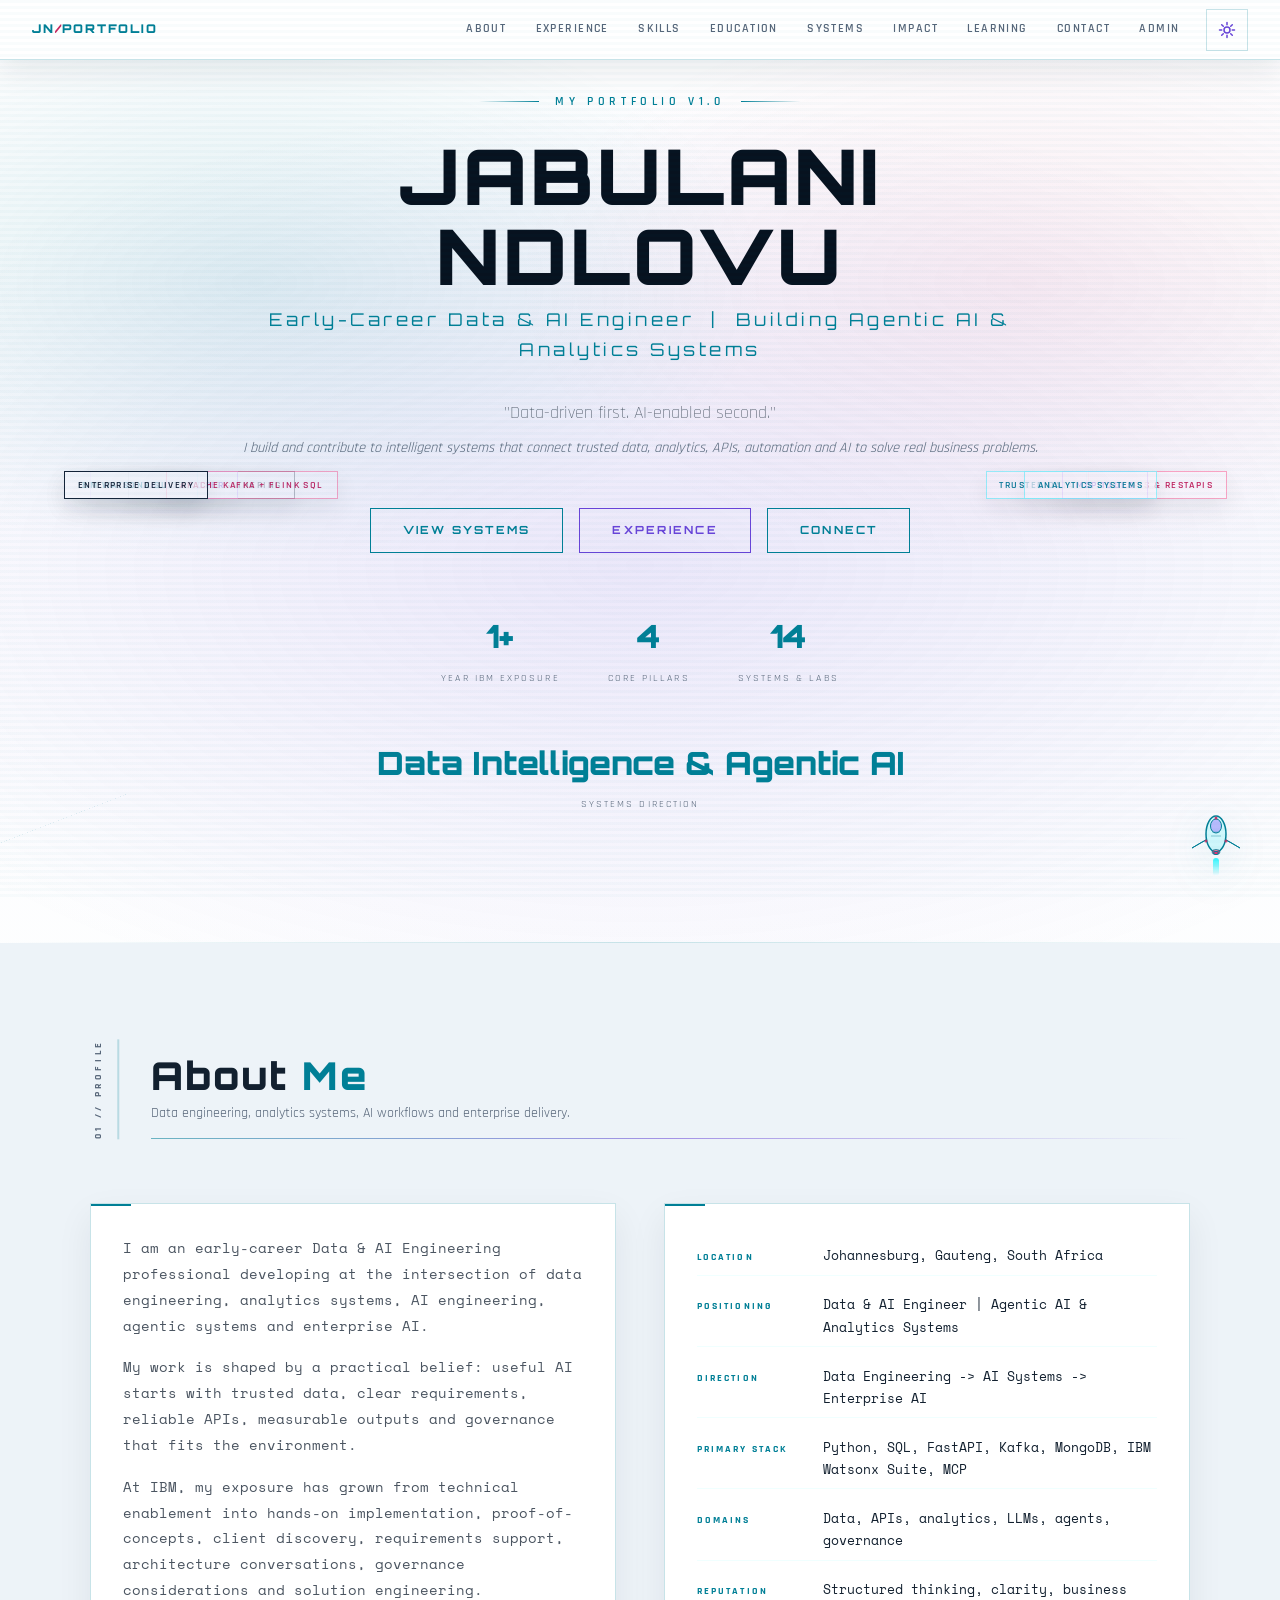
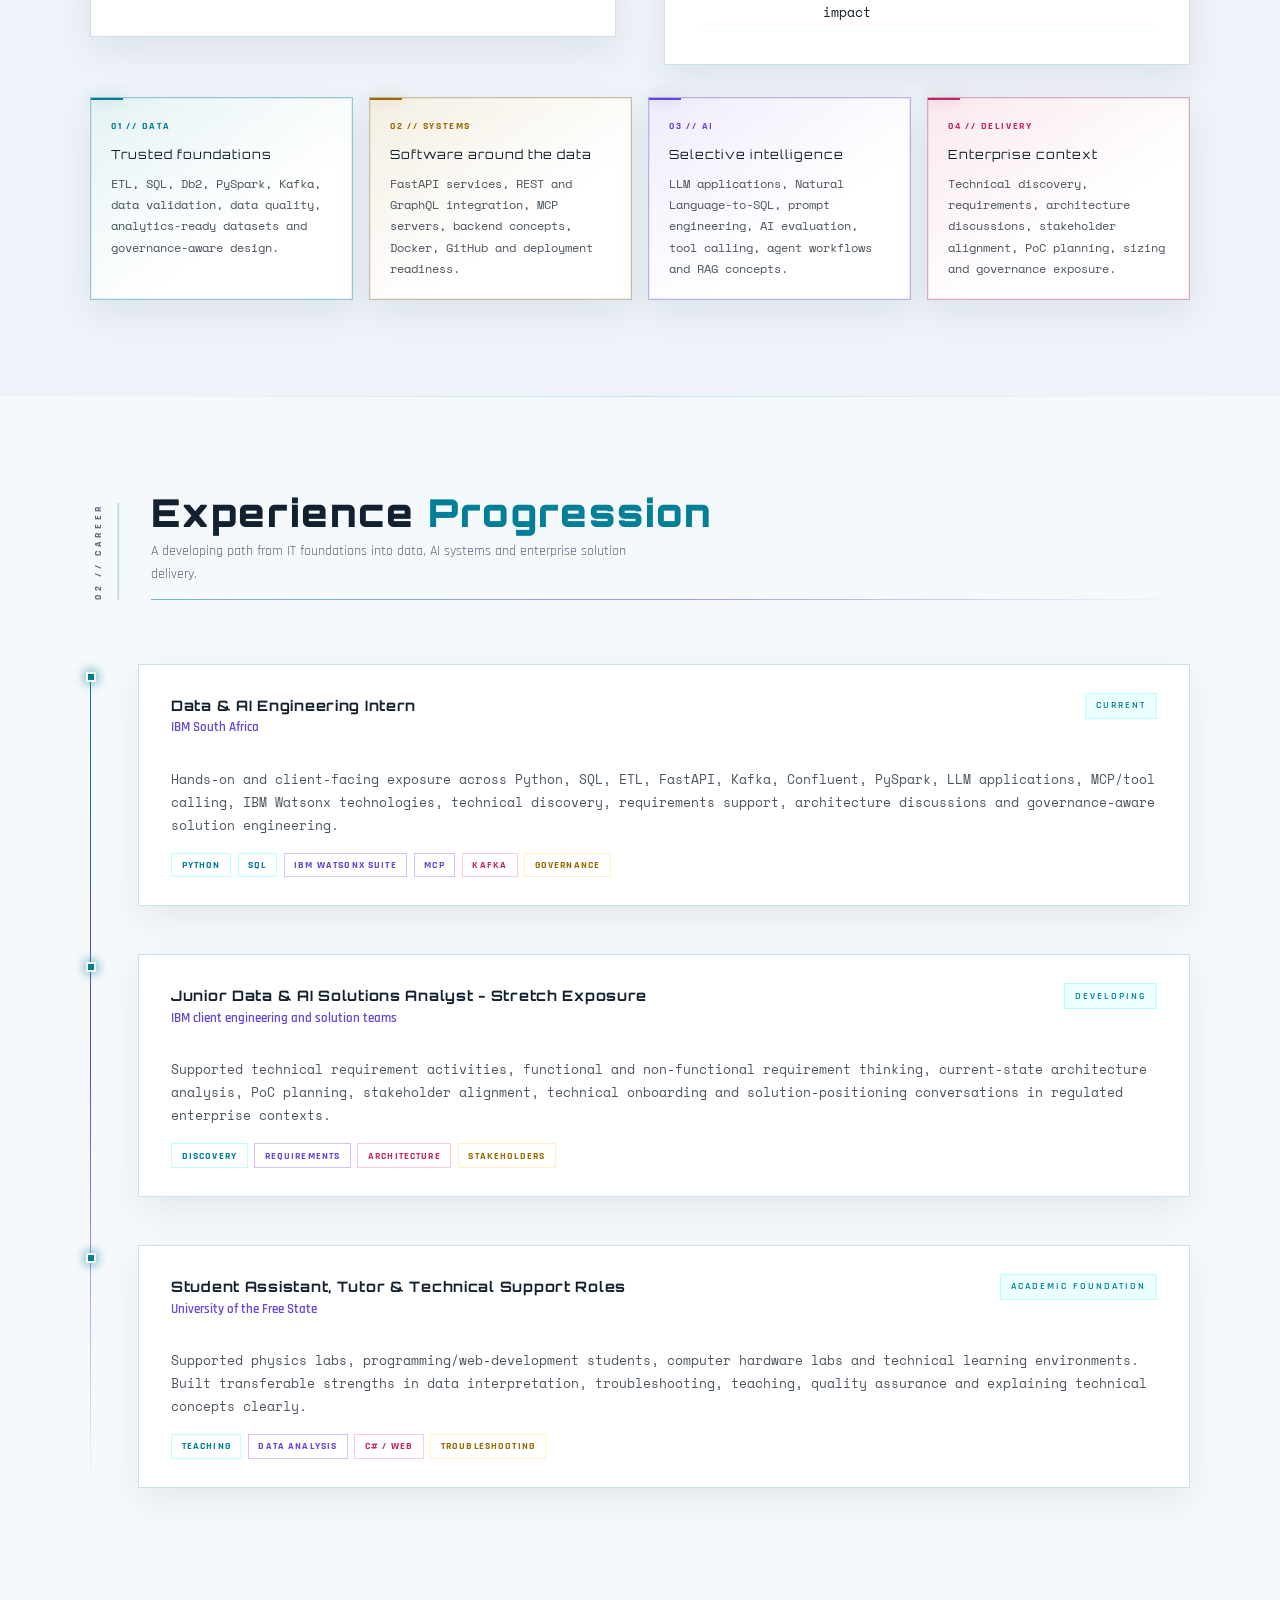
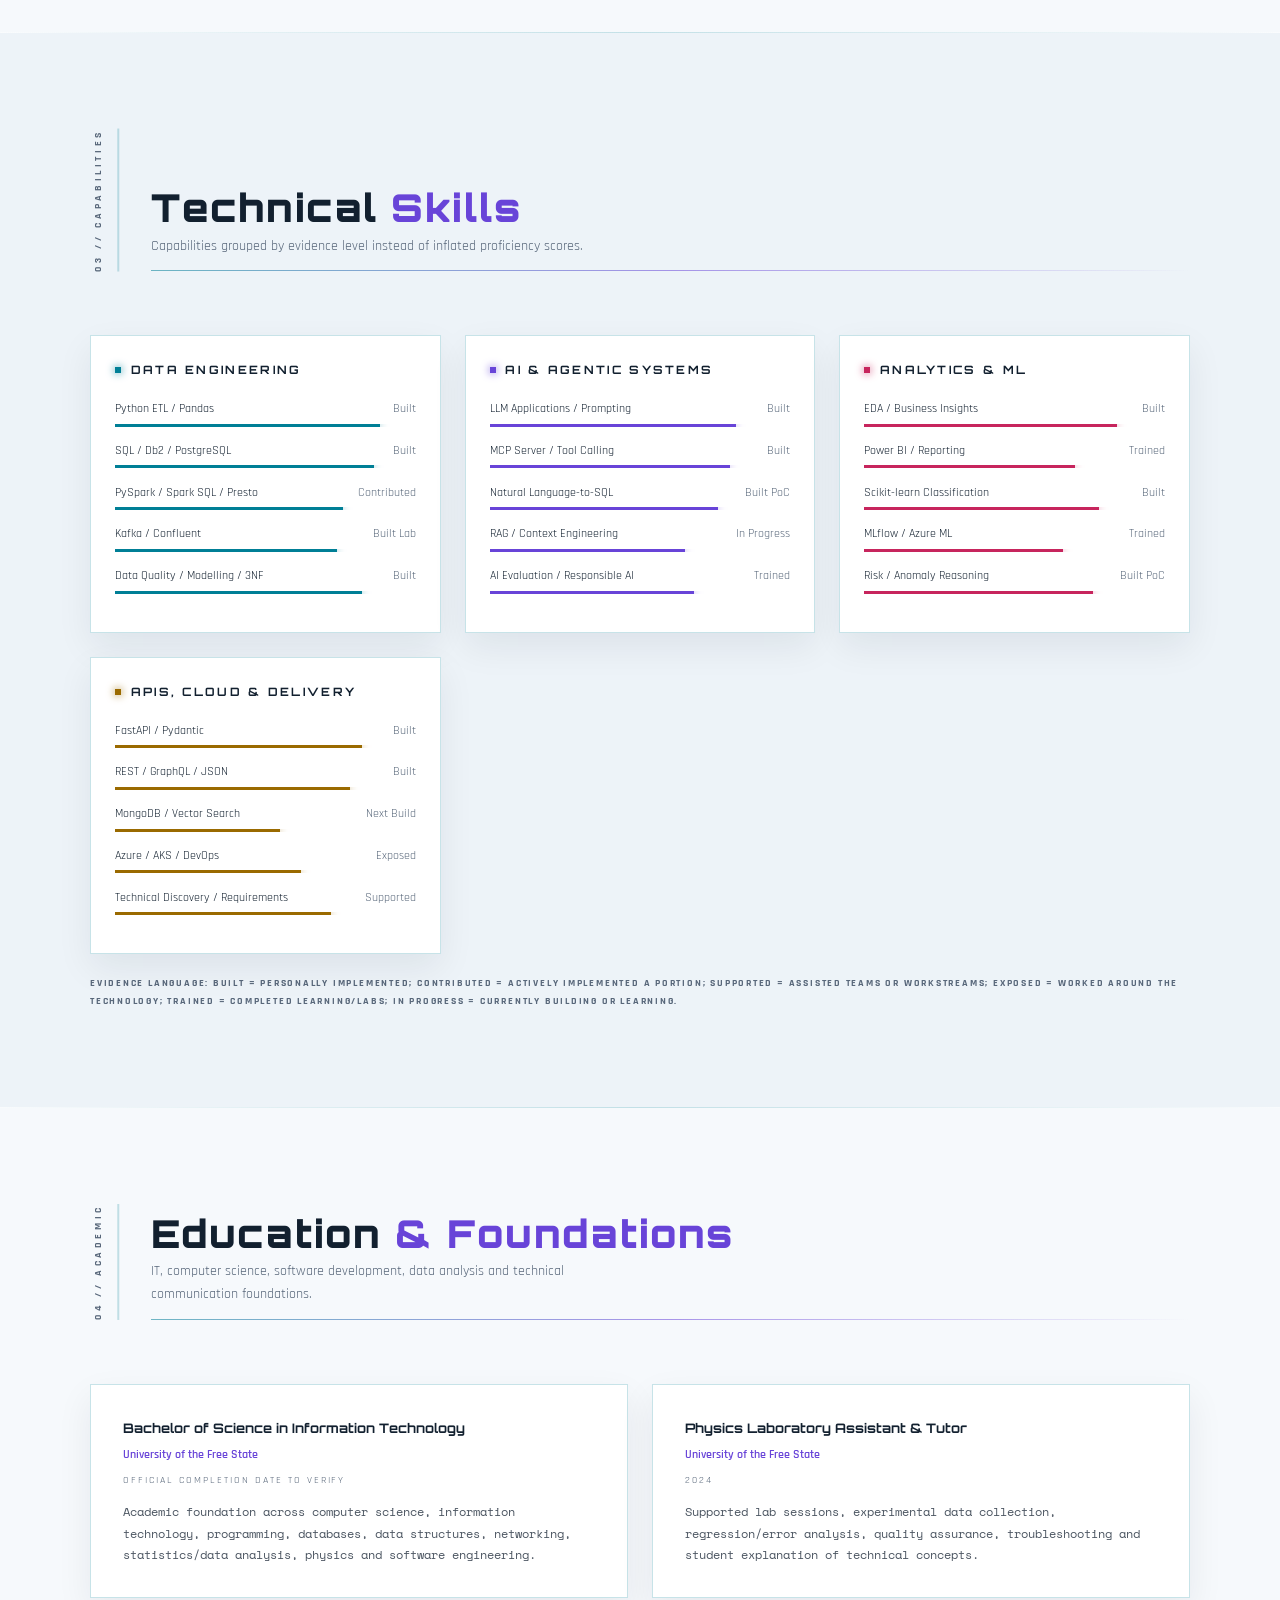
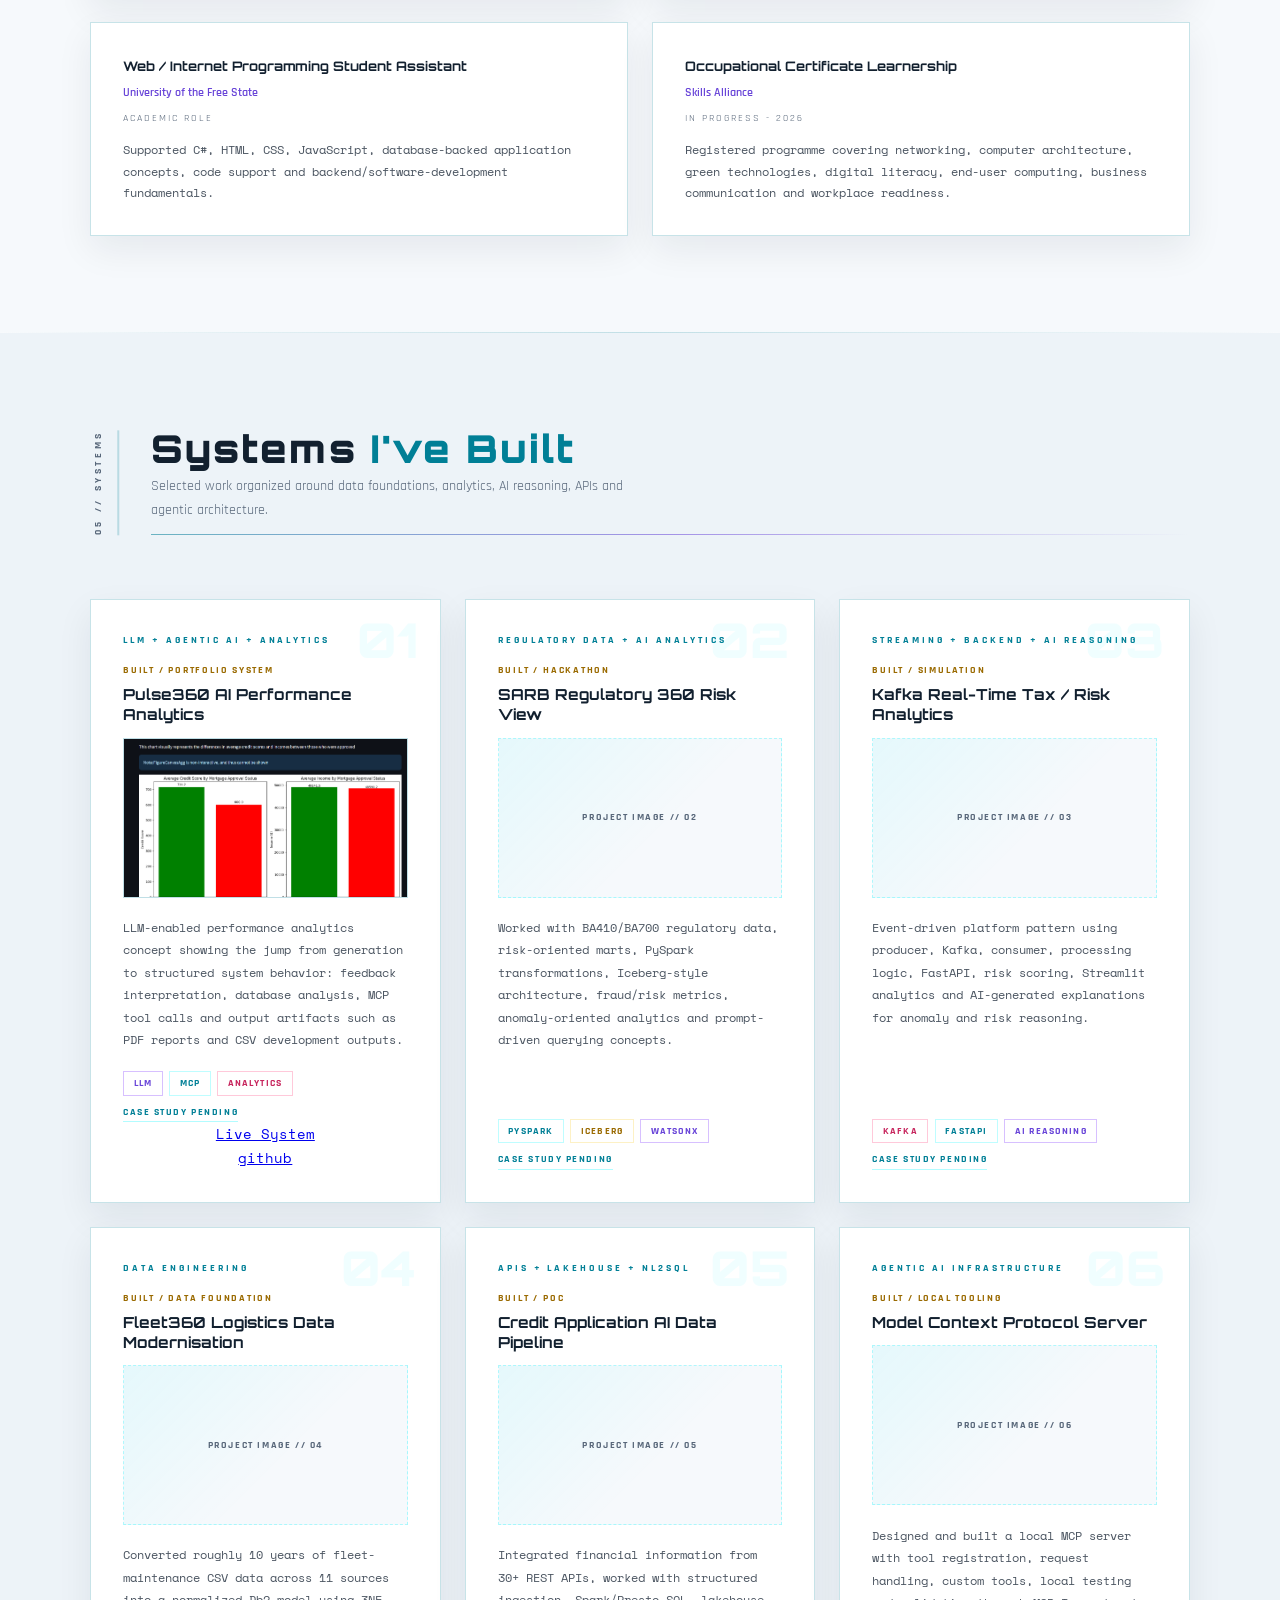
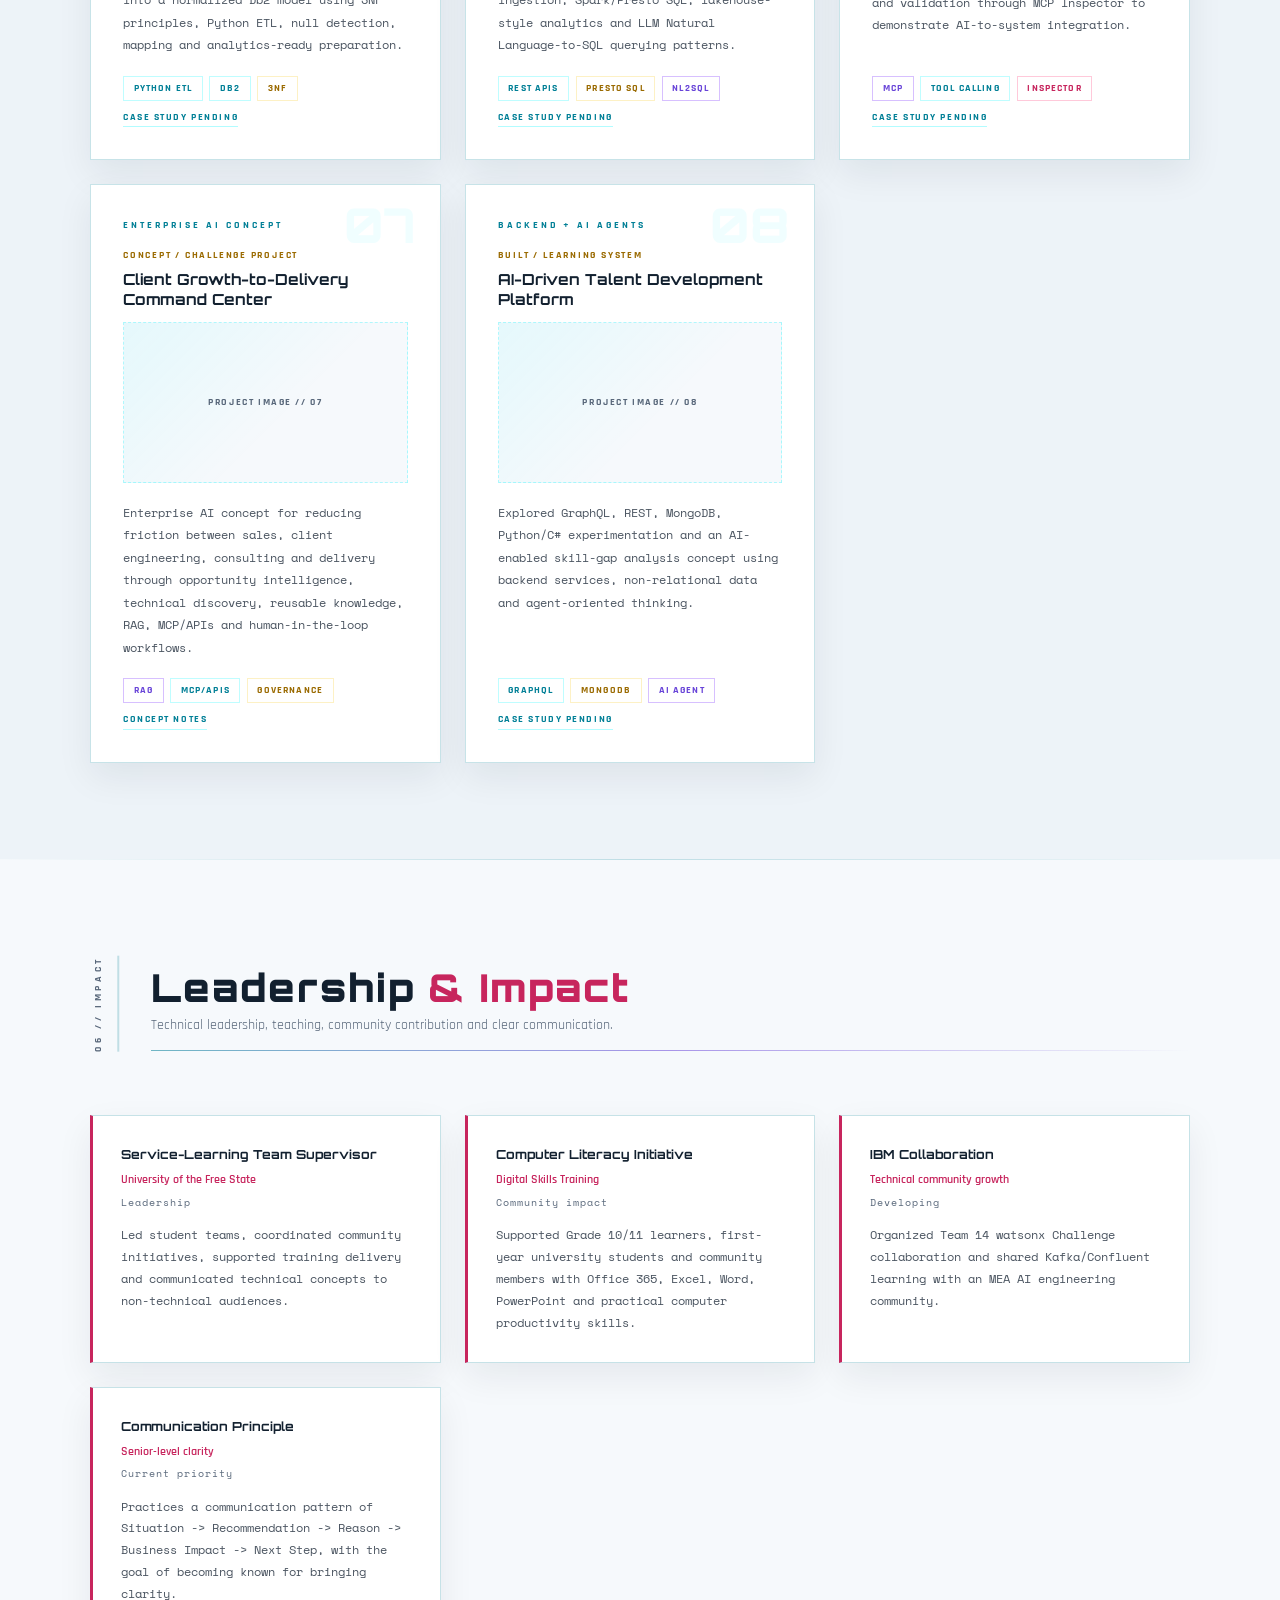
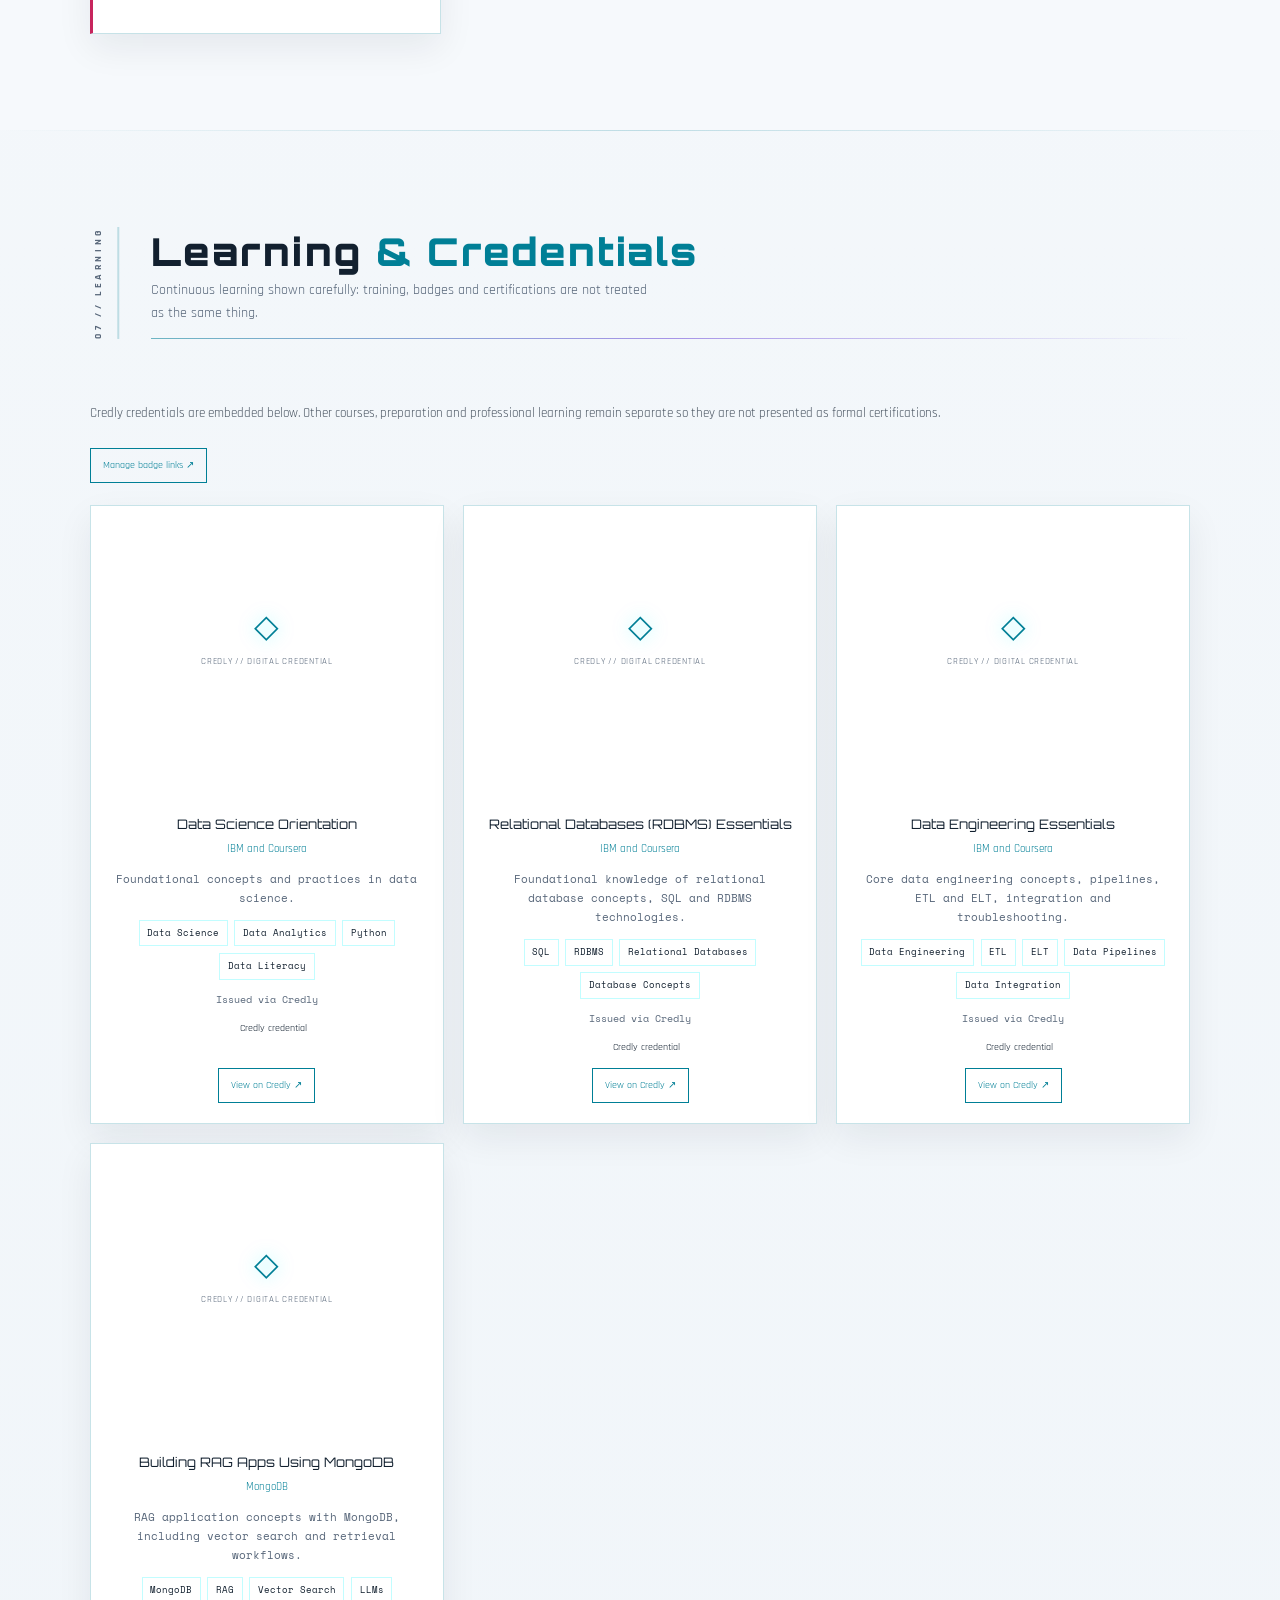
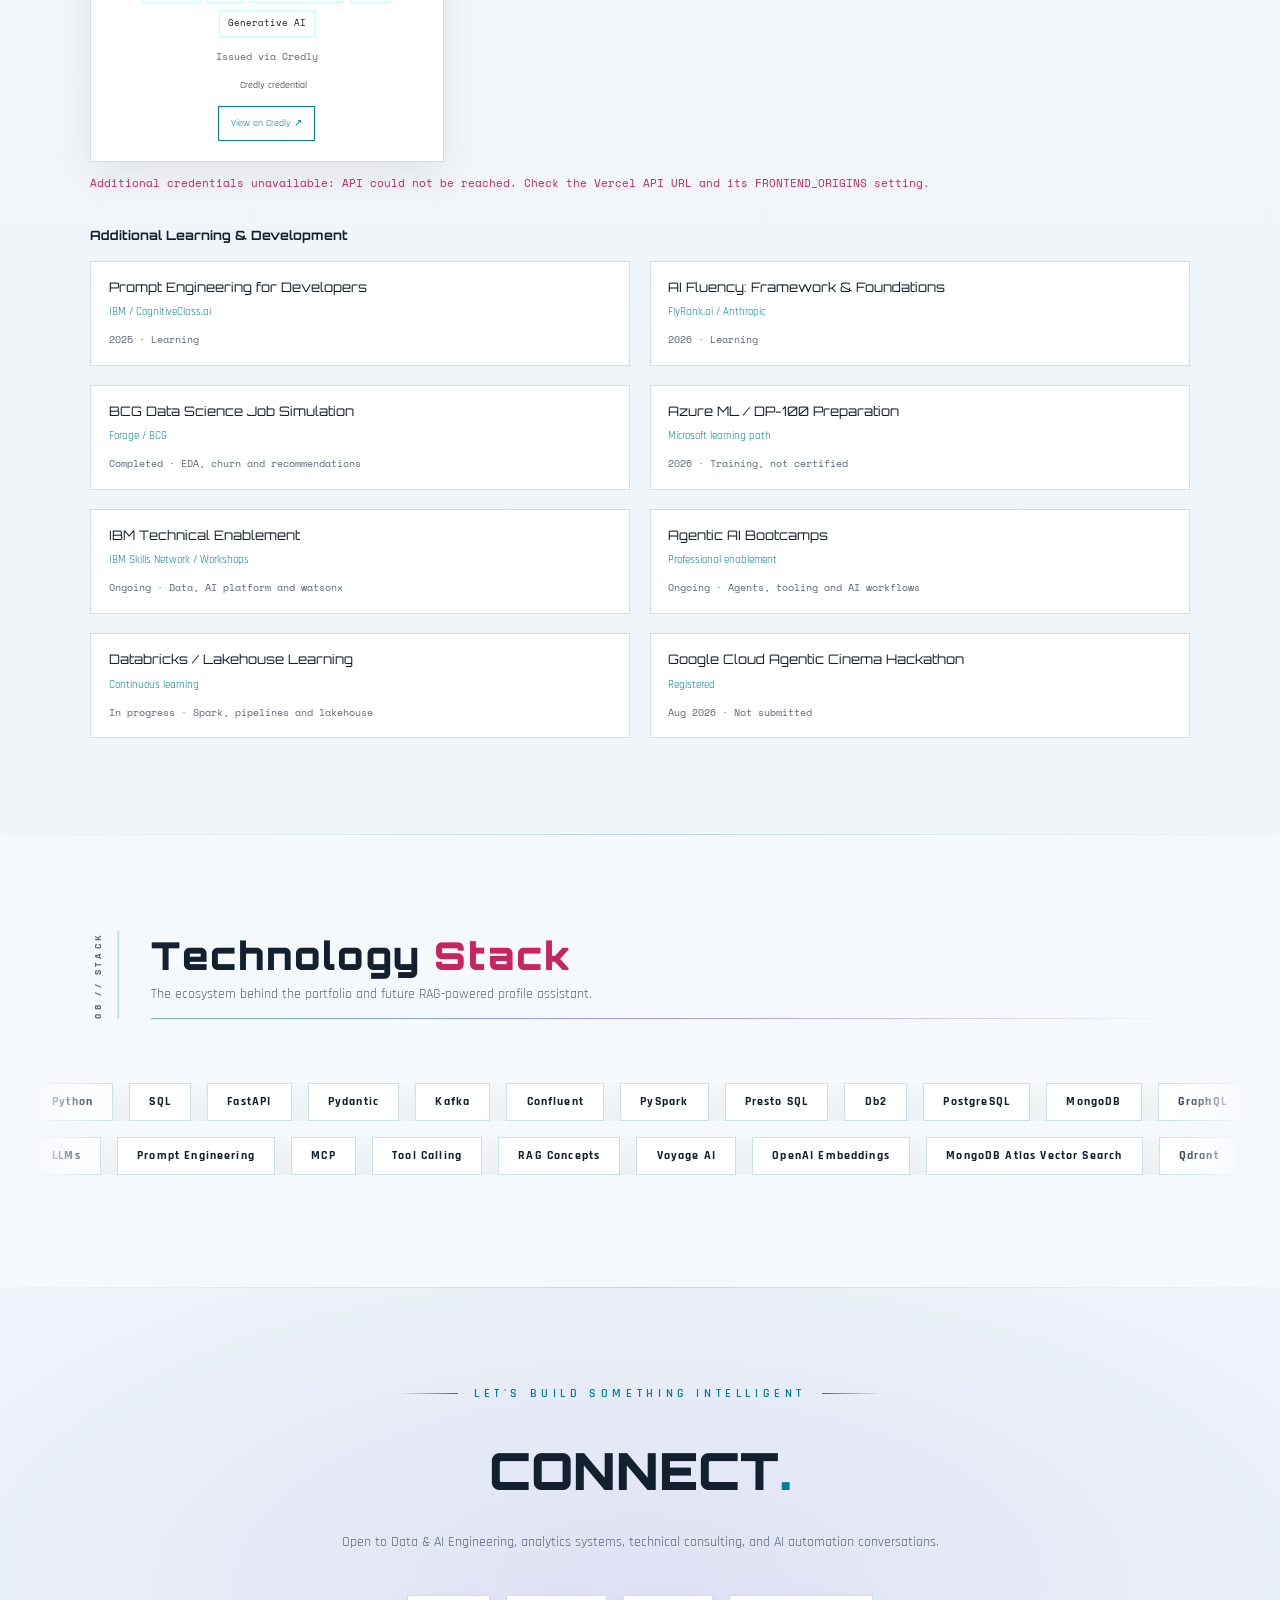
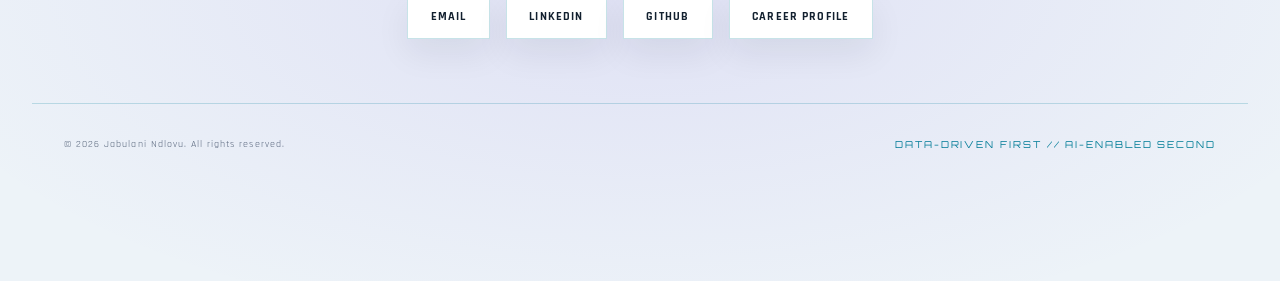
<file: index.html>
<!DOCTYPE html>
<html lang="en">
<head>
<meta charset="UTF-8">
<meta name="viewport" content="width=device-width, initial-scale=1.0">
<title>JABULANI NDLOVU // EARLY-CAREER DATA + AI ENGINEER</title>
<link rel="preconnect" href="https://fonts.googleapis.com">
<link href="https://fonts.googleapis.com/css2?family=Orbitron:wght@400;700;900&family=Space+Mono:ital,wght@0,400;0,700;1,400&family=Rajdhani:wght@300;400;600;700&display=swap" rel="stylesheet">
<script src="api-config.js"></script>
<link rel="stylesheet" href="styles.css">
</head>
<body>
<script src="theme-init.js"></script>

<!-- ===================== NAV ===================== -->
<nav>
  <div class="nav-logo">JN<span>/</span>PORTFOLIO</div>
  <div class="nav-actions">
    <ul class="nav-links">
      <li><a href="#about">About</a></li>
      <li><a href="#experience">Experience</a></li>
      <li><a href="#skills">Skills</a></li>
      <li><a href="#education">Education</a></li>
      <li><a href="#projects">Systems</a></li>
      <li><a href="#volunteer">Impact</a></li>
      <li><a href="#badges">Learning</a></li>
      <li><a href="#contact">Contact</a></li>
      <li><a href="admin.html">Admin</a></li>
    </ul>
    <button class="theme-toggle" id="theme-toggle" type="button" aria-label="Switch to light theme" aria-pressed="false" title="Toggle light theme">
      <svg class="moon-icon" viewBox="0 0 24 24" fill="none" aria-hidden="true">
        <path d="M21 14.5A8.5 8.5 0 0 1 9.5 3a7 7 0 1 0 11.5 11.5Z" stroke="currentColor" stroke-width="2" stroke-linejoin="round"/>
      </svg>
      <svg class="sun-icon" viewBox="0 0 24 24" fill="none" aria-hidden="true">
        <circle cx="12" cy="12" r="4" stroke="currentColor" stroke-width="2"/>
        <path d="M12 2v3M12 19v3M4.93 4.93l2.12 2.12M16.95 16.95l2.12 2.12M2 12h3M19 12h3M4.93 19.07l2.12-2.12M16.95 7.05l2.12-2.12" stroke="currentColor" stroke-width="2" stroke-linecap="round"/>
      </svg>
    </button>
  </div>
</nav>

<!-- ===================== HERO ===================== -->
<section id="hero">
  <div class="hero-chips" aria-hidden="true">
    <div class="chip g">Requirements Gathering</div>
    <div class="chip c">Trusted Data</div>
    <div class="chip v">Agentic AI Developer</div>
    <div class="chip m">FastAPIs & RestAPIs</div>
    <div class="chip c">IBM Watsonx Suite</div>
    <div class="chip v">MCP Tools</div>
    <div class="chip m">Apache Kafka + Flink SQL</div>
    <div class="chip c">Analytics Systems</div>
    <div class="chip g">Enterprise Delivery</div>
  </div>

  <div class="hero-inner">
    <div class="hero-eyebrow">My Portfolio v1.0</div>
    <h1 class="hero-name" data-text="JABULANI NDLOVU">JABULANI NDLOVU</h1>
    <p class="hero-title">Early-Career Data &amp; AI Engineer  &nbsp;|&nbsp; Building Agentic AI &amp; Analytics Systems</p>
    <p class="hero-tagline">"Data-driven first. AI-enabled second."</p>
    <p class="hero-sub">I build and contribute to intelligent systems that connect trusted data, analytics, APIs, automation and AI to solve real business problems.</p>

    <div class="hero-cta-row">
      <a href="#projects" class="btn-primary">View Systems</a>
      <a href="#experience" class="btn-secondary">Experience</a>
      <a href="#contact" class="btn-primary">Connect</a>
    </div>

    <div class="hero-stats">
      <div class="hero-stat">
        <span class="num">1+</span>
        <span class="lbl">Year IBM Exposure</span>
      </div>
      <div class="hero-stat">
        <span class="num">4</span>
        <span class="lbl">Core Pillars</span>
      </div>
      <div class="hero-stat">
        <span class="num">14</span>
        <span class="lbl">Systems &amp; Labs</span>
      </div>
      <div class="hero-stat">
        <span class="num">Data Intelligence &amp; Agentic AI</span>
        <span class="lbl">Systems Direction</span>
      </div>
    </div>
  </div>
</section>

<div class="divider"></div>

<!-- ===================== ABOUT ===================== -->
<section id="about">
  <div class="container">
    <div class="section-header fade-up">
      <div class="section-tag">01 // Profile</div>
      <div class="section-title-wrap">
        <h2 class="section-title">About <span class="accent-c">Me</span></h2>
        <p class="section-desc">Data engineering, analytics systems, AI workflows and enterprise delivery.</p>
        <div class="section-line"></div>
      </div>
    </div>

    <div class="about-grid">
      <div class="about-block fade-up">
        <p>I am an early-career Data &amp; AI Engineering professional developing at the intersection of data engineering, analytics systems, AI engineering, agentic systems and enterprise AI.</p>
        <p>My work is shaped by a practical belief: useful AI starts with trusted data, clear requirements, reliable APIs, measurable outputs and governance that fits the environment.</p>
        <p>At IBM, my exposure has grown from technical enablement into hands-on implementation, proof-of-concepts, client discovery, requirements support, architecture conversations, governance considerations and solution engineering.</p>
      </div>
      <div class="about-block fade-up">
        <div class="about-kv">
          <div class="kv-row">
            <span class="kv-key">Location</span>
            <span class="kv-val">Johannesburg, Gauteng, South Africa</span>
          </div>
          <div class="kv-row">
            <span class="kv-key">Positioning</span>
            <span class="kv-val">Data &amp; AI Engineer | Agentic AI &amp; Analytics Systems</span>
          </div>
          <div class="kv-row">
            <span class="kv-key">Direction</span>
            <span class="kv-val">Data Engineering -> AI Systems -> Enterprise AI</span>
          </div>
          <div class="kv-row">
            <span class="kv-key">Primary Stack</span>
            <span class="kv-val">Python, SQL, FastAPI, Kafka, MongoDB, IBM Watsonx Suite, MCP</span>
          </div>
          <div class="kv-row">
            <span class="kv-key">Domains</span>
            <span class="kv-val">Data, APIs, analytics, LLMs, agents, governance</span>
          </div>
          <div class="kv-row">
            <span class="kv-key">Reputation</span>
            <span class="kv-val">Structured thinking, clarity, business impact</span>
          </div>
        </div>
      </div>
    </div>

    <div class="signal-grid fade-up">
      <div class="signal-card pillar-data">       <div class="signal-kicker">01 // Data</div>
        <div class="signal-title">Trusted foundations</div>
        <p class="signal-copy">ETL, SQL, Db2, PySpark, Kafka, data validation, data quality, analytics-ready datasets and governance-aware design.</p>
      </div>
      <div class="signal-card pillar-systems">       <div class="signal-kicker">02 // Systems</div>
        <div class="signal-title">Software around the data</div>
        <p class="signal-copy">FastAPI services, REST and GraphQL integration, MCP servers, backend concepts, Docker, GitHub and deployment readiness.</p>
      </div>
      <div class="signal-card pillar-ai">       <div class="signal-kicker">03 // AI</div>
        <div class="signal-title">Selective intelligence</div>
        <p class="signal-copy">LLM applications, Natural Language-to-SQL, prompt engineering, AI evaluation, tool calling, agent workflows and RAG concepts.</p>
      </div>
      <div class="signal-card pillar-delivery">       <div class="signal-kicker">04 // Delivery</div>
        <div class="signal-title">Enterprise context</div>
        <p class="signal-copy">Technical discovery, requirements, architecture discussions, stakeholder alignment, PoC planning, sizing and governance exposure.</p>
      </div>
    </div>
  </div>
</section>

<div class="divider"></div>

<!-- ===================== EXPERIENCE ===================== -->
<section id="experience">
  <div class="container">
    <div class="section-header fade-up">
      <div class="section-tag">02 // Career</div>
      <div class="section-title-wrap">
        <h2 class="section-title">Experience <span class="accent-c">Progression</span></h2>
        <p class="section-desc">A developing path from IT foundations into data, AI systems and enterprise solution delivery.</p>
        <div class="section-line"></div>
      </div>
    </div>

    <div class="timeline">
      <div class="timeline-item fade-up">
        <div class="exp-card">
          <div class="exp-meta">
            <div>
              <div class="exp-role">Data &amp; AI Engineering Intern</div>
              <div class="exp-company">IBM South Africa</div>
            </div>
            <span class="exp-period">Current</span>
          </div>
          <p class="exp-desc">Hands-on and client-facing exposure across Python, SQL, ETL, FastAPI, Kafka, Confluent, PySpark, LLM applications, MCP/tool calling, IBM Watsonx technologies, technical discovery, requirements support, architecture discussions and governance-aware solution engineering.</p>
          <div class="exp-tags">
            <span class="tag c">Python</span>
            <span class="tag c">SQL</span>
            <span class="tag v">IBM Watsonx Suite</span>
            <span class="tag v">MCP</span>
            <span class="tag m">Kafka</span>
            <span class="tag g">Governance</span>
          </div>
        </div>
      </div>

      <div class="timeline-item fade-up">
        <div class="exp-card">
          <div class="exp-meta">
            <div>
              <div class="exp-role">Junior Data &amp; AI Solutions Analyst - Stretch Exposure</div>
              <div class="exp-company">IBM client engineering and solution teams</div>
            </div>
            <span class="exp-period">Developing</span>
          </div>
          <p class="exp-desc">Supported technical requirement activities, functional and non-functional requirement thinking, current-state architecture analysis, PoC planning, stakeholder alignment, technical onboarding and solution-positioning conversations in regulated enterprise contexts.</p>
          <div class="exp-tags">
            <span class="tag c">Discovery</span>
            <span class="tag v">Requirements</span>
            <span class="tag m">Architecture</span>
            <span class="tag g">Stakeholders</span>
          </div>
        </div>
      </div>

      <div class="timeline-item fade-up">
        <div class="exp-card">
          <div class="exp-meta">
            <div>
              <div class="exp-role">Student Assistant, Tutor &amp; Technical Support Roles</div>
              <div class="exp-company">University of the Free State</div>
            </div>
            <span class="exp-period">Academic foundation</span>
          </div>
          <p class="exp-desc">Supported physics labs, programming/web-development students, computer hardware labs and technical learning environments. Built transferable strengths in data interpretation, troubleshooting, teaching, quality assurance and explaining technical concepts clearly.</p>
          <div class="exp-tags">
            <span class="tag c">Teaching</span>
            <span class="tag v">Data Analysis</span>
            <span class="tag m">C# / Web</span>
            <span class="tag g">Troubleshooting</span>
          </div>
        </div>
      </div>
    </div>
  </div>
</section>

<div class="divider"></div>

<!-- ===================== SKILLS ===================== -->
<section id="skills">
  <div class="container">
    <div class="section-header fade-up">
      <div class="section-tag">03 // Capabilities</div>
      <div class="section-title-wrap">
        <h2 class="section-title">Technical <span class="accent-v">Skills</span></h2>
        <p class="section-desc">Capabilities grouped by evidence level instead of inflated proficiency scores.</p>
        <div class="section-line"></div>
      </div>
    </div>

    <div class="skills-grid">
      <div class="skill-cluster fade-up">
        <div class="skill-cluster-title"><div class="cluster-icon"></div>Data Engineering</div>
        <div class="skill-item"><div class="skill-label">Python ETL / Pandas <span>Built</span></div><div class="skill-bar"><div class="skill-fill" data-w="88"></div></div></div>
        <div class="skill-item"><div class="skill-label">SQL / Db2 / PostgreSQL <span>Built</span></div><div class="skill-bar"><div class="skill-fill" data-w="86"></div></div></div>
        <div class="skill-item"><div class="skill-label">PySpark / Spark SQL / Presto <span>Contributed</span></div><div class="skill-bar"><div class="skill-fill" data-w="76"></div></div></div>
        <div class="skill-item"><div class="skill-label">Kafka / Confluent <span>Built Lab</span></div><div class="skill-bar"><div class="skill-fill" data-w="74"></div></div></div>
        <div class="skill-item"><div class="skill-label">Data Quality / Modelling / 3NF <span>Built</span></div><div class="skill-bar"><div class="skill-fill" data-w="82"></div></div></div>
      </div>

      <div class="skill-cluster fade-up">
        <div class="skill-cluster-title"><div class="cluster-icon v"></div>AI &amp; Agentic Systems</div>
        <div class="skill-item"><div class="skill-label">LLM Applications / Prompting <span>Built</span></div><div class="skill-bar"><div class="skill-fill v" data-w="82"></div></div></div>
        <div class="skill-item"><div class="skill-label">MCP Server / Tool Calling <span>Built</span></div><div class="skill-bar"><div class="skill-fill v" data-w="80"></div></div></div>
        <div class="skill-item"><div class="skill-label">Natural Language-to-SQL <span>Built PoC</span></div><div class="skill-bar"><div class="skill-fill v" data-w="76"></div></div></div>
        <div class="skill-item"><div class="skill-label">RAG / Context Engineering <span>In Progress</span></div><div class="skill-bar"><div class="skill-fill v" data-w="65"></div></div></div>
        <div class="skill-item"><div class="skill-label">AI Evaluation / Responsible AI <span>Trained</span></div><div class="skill-bar"><div class="skill-fill v" data-w="68"></div></div></div>
      </div>

      <div class="skill-cluster fade-up">
        <div class="skill-cluster-title"><div class="cluster-icon m"></div>Analytics &amp; ML</div>
        <div class="skill-item"><div class="skill-label">EDA / Business Insights <span>Built</span></div><div class="skill-bar"><div class="skill-fill m" data-w="84"></div></div></div>
        <div class="skill-item"><div class="skill-label">Power BI / Reporting <span>Trained</span></div><div class="skill-bar"><div class="skill-fill m" data-w="70"></div></div></div>
        <div class="skill-item"><div class="skill-label">Scikit-learn Classification <span>Built</span></div><div class="skill-bar"><div class="skill-fill m" data-w="78"></div></div></div>
        <div class="skill-item"><div class="skill-label">MLflow / Azure ML <span>Trained</span></div><div class="skill-bar"><div class="skill-fill m" data-w="66"></div></div></div>
        <div class="skill-item"><div class="skill-label">Risk / Anomaly Reasoning <span>Built PoC</span></div><div class="skill-bar"><div class="skill-fill m" data-w="76"></div></div></div>
      </div>

      <div class="skill-cluster fade-up">
        <div class="skill-cluster-title"><div class="cluster-icon g"></div>APIs, Cloud &amp; Delivery</div>
        <div class="skill-item"><div class="skill-label">FastAPI / Pydantic <span>Built</span></div><div class="skill-bar"><div class="skill-fill g" data-w="82"></div></div></div>
        <div class="skill-item"><div class="skill-label">REST / GraphQL / JSON <span>Built</span></div><div class="skill-bar"><div class="skill-fill g" data-w="78"></div></div></div>
        <div class="skill-item"><div class="skill-label">MongoDB / Vector Search <span>Next Build</span></div><div class="skill-bar"><div class="skill-fill g" data-w="55"></div></div></div>
        <div class="skill-item"><div class="skill-label">Azure / AKS / DevOps <span>Exposed</span></div><div class="skill-bar"><div class="skill-fill g" data-w="62"></div></div></div>
        <div class="skill-item"><div class="skill-label">Technical Discovery / Requirements <span>Supported</span></div><div class="skill-bar"><div class="skill-fill g" data-w="72"></div></div></div>
      </div>
    </div>
    <p class="evidence-note">Evidence language: Built = personally implemented; Contributed = actively implemented a portion; Supported = assisted teams or workstreams; Exposed = worked around the technology; Trained = completed learning/labs; In Progress = currently building or learning.</p>
  </div>
</section>

<div class="divider"></div>

<!-- ===================== EDUCATION ===================== -->
<section id="education">
  <div class="container">
    <div class="section-header fade-up">
      <div class="section-tag">04 // Academic</div>
      <div class="section-title-wrap">
        <h2 class="section-title">Education <span class="accent-v">&amp; Foundations</span></h2>
        <p class="section-desc">IT, computer science, software development, data analysis and technical communication foundations.</p>
        <div class="section-line"></div>
      </div>
    </div>

    <div class="edu-grid">
      <div class="edu-card fade-up">
        <div class="edu-degree">Bachelor of Science in Information Technology</div>
        <div class="edu-school">University of the Free State</div>
        <div class="edu-year">Official completion date to verify</div>
        <p class="edu-desc">Academic foundation across computer science, information technology, programming, databases, data structures, networking, statistics/data analysis, physics and software engineering.</p>
      </div>
      <div class="edu-card fade-up">
        <div class="edu-degree">Physics Laboratory Assistant &amp; Tutor</div>
        <div class="edu-school">University of the Free State</div>
        <div class="edu-year">2024</div>
        <p class="edu-desc">Supported lab sessions, experimental data collection, regression/error analysis, quality assurance, troubleshooting and student explanation of technical concepts.</p>
      </div>
      <div class="edu-card fade-up">
        <div class="edu-degree">Web / Internet Programming Student Assistant</div>
        <div class="edu-school">University of the Free State</div>
        <div class="edu-year">Academic role</div>
        <p class="edu-desc">Supported C#, HTML, CSS, JavaScript, database-backed application concepts, code support and backend/software-development fundamentals.</p>
      </div>
      <div class="edu-card fade-up">
        <div class="edu-degree">Occupational Certificate Learnership</div>
        <div class="edu-school">Skills Alliance</div>
        <div class="edu-year">In Progress - 2026</div>
        <p class="edu-desc">Registered programme covering networking, computer architecture, green technologies, digital literacy, end-user computing, business communication and workplace readiness.</p>
      </div>
    </div>
  </div>
</section>

<div class="divider"></div>

<!-- ===================== PROJECTS ===================== -->
<section id="projects">
  <div class="container">
    <div class="section-header fade-up">
      <div class="section-tag">05 // Systems</div>
      <div class="section-title-wrap">
        <h2 class="section-title">Systems <span class="accent-c">I've Built</span></h2>
        <p class="section-desc">Selected work organized around data foundations, analytics, AI reasoning, APIs and agentic architecture.</p>
        <div class="section-line"></div>
      </div>
    </div>

    <div class="projects-grid">
      <div class="project-card fade-up">
        <span class="project-num">01</span>
        <div class="project-type">LLM + Agentic AI + Analytics</div>
        <div class="project-status">Built / Portfolio System</div>
        <div class="project-name">Pulse360 AI Performance Analytics</div>
        <figure class="project-media"><img src="./images/graphs.png" alt="Pulse360 performance analytics dashboard"></figure>

        <p class="project-desc">LLM-enabled performance analytics concept showing the jump from generation to structured system behavior: feedback interpretation, database analysis, MCP tool calls and output artifacts such as PDF reports and CSV development outputs.</p>
        <div class="project-footer"><div class="exp-tags"><span class="tag v">LLM</span><span class="tag c">MCP</span><span class="tag m">Analytics</span></div><a href="#" class="project-link">Case Study Pending</a></div>
        <div class="" style="text-align: center;"><a href="https://pulse360-gkt8.onrender.com/login">Live System</a></div>
        <div style="text-align: center;"><a href="https://pulse360-gkt8.onrender.com/login">github</a></div>
      </div>

      <div class="project-card fade-up">
        <span class="project-num">02</span>
        <div class="project-type">Regulatory Data + AI Analytics</div>
        <div class="project-status">Built / Hackathon</div>
        <div class="project-name">SARB Regulatory 360 Risk View</div>
        <div class="project-media project-media-placeholder" role="img" aria-label="Image placeholder for SARB Regulatory 360 Risk View"><span>PROJECT IMAGE // 02</span></div>
        <p class="project-desc">Worked with BA410/BA700 regulatory data, risk-oriented marts, PySpark transformations, Iceberg-style architecture, fraud/risk metrics, anomaly-oriented analytics and prompt-driven querying concepts.</p>
        <div class="project-footer"><div class="exp-tags"><span class="tag c">PySpark</span><span class="tag g">Iceberg</span><span class="tag v">watsonx</span></div><a href="#" class="project-link">Case Study Pending</a></div>
      </div>

      <div class="project-card fade-up">
        <span class="project-num">03</span>
        <div class="project-type">Streaming + Backend + AI Reasoning</div>
        <div class="project-status">Built / Simulation</div>
        <div class="project-name">Kafka Real-Time Tax / Risk Analytics</div>
        <div class="project-media project-media-placeholder" role="img" aria-label="Image placeholder for Kafka Real-Time Tax and Risk Analytics"><span>PROJECT IMAGE // 03</span></div>
        <p class="project-desc">Event-driven platform pattern using producer, Kafka, consumer, processing logic, FastAPI, risk scoring, Streamlit analytics and AI-generated explanations for anomaly and risk reasoning.</p>
        <div class="project-footer"><div class="exp-tags"><span class="tag m">Kafka</span><span class="tag c">FastAPI</span><span class="tag v">AI Reasoning</span></div><a href="#" class="project-link">Case Study Pending</a></div>
      </div>

      <div class="project-card fade-up">
        <span class="project-num">04</span>
        <div class="project-type">Data Engineering</div>
        <div class="project-status">Built / Data Foundation</div>
        <div class="project-name">Fleet360 Logistics Data Modernisation</div>
        <div class="project-media project-media-placeholder" role="img" aria-label="Image placeholder for Fleet360 Logistics Data Modernisation"><span>PROJECT IMAGE // 04</span></div>
        <p class="project-desc">Converted roughly 10 years of fleet-maintenance CSV data across 11 sources into a normalized Db2 model using 3NF principles, Python ETL, null detection, mapping and analytics-ready preparation.</p>
        <div class="project-footer"><div class="exp-tags"><span class="tag c">Python ETL</span><span class="tag c">Db2</span><span class="tag g">3NF</span></div><a href="#" class="project-link">Case Study Pending</a></div>
      </div>

      <div class="project-card fade-up">
        <span class="project-num">05</span>
        <div class="project-type">APIs + Lakehouse + NL2SQL</div>
        <div class="project-status">Built / PoC</div>
        <div class="project-name">Credit Application AI Data Pipeline</div>
        <div class="project-media project-media-placeholder" role="img" aria-label="Image placeholder for Credit Application AI Data Pipeline"><span>PROJECT IMAGE // 05</span></div>
        <p class="project-desc">Integrated financial information from 30+ REST APIs, worked with structured ingestion, Spark/Presto SQL, lakehouse-style analytics and LLM Natural Language-to-SQL querying patterns.</p>
        <div class="project-footer"><div class="exp-tags"><span class="tag c">REST APIs</span><span class="tag g">Presto SQL</span><span class="tag v">NL2SQL</span></div><a href="#" class="project-link">Case Study Pending</a></div>
      </div>

      <div class="project-card fade-up">
        <span class="project-num">06</span>
        <div class="project-type">Agentic AI Infrastructure</div>
        <div class="project-status">Built / Local Tooling</div>
        <div class="project-name">Model Context Protocol Server</div>
        <div class="project-media project-media-placeholder" role="img" aria-label="Image placeholder for Model Context Protocol Server"><span>PROJECT IMAGE // 06</span></div>
        <p class="project-desc">Designed and built a local MCP server with tool registration, request handling, custom tools, local testing and validation through MCP Inspector to demonstrate AI-to-system integration.</p>
        <div class="project-footer"><div class="exp-tags"><span class="tag v">MCP</span><span class="tag c">Tool Calling</span><span class="tag m">Inspector</span></div><a href="#" class="project-link">Case Study Pending</a></div>
      </div>

      <div class="project-card fade-up">
        <span class="project-num">07</span>
        <div class="project-type">Enterprise AI Concept</div>
        <div class="project-status">Concept / Challenge Project</div>
        <div class="project-name">Client Growth-to-Delivery Command Center</div>
        <div class="project-media project-media-placeholder" role="img" aria-label="Image placeholder for Client Growth-to-Delivery Command Center"><span>PROJECT IMAGE // 07</span></div>
        <p class="project-desc">Enterprise AI concept for reducing friction between sales, client engineering, consulting and delivery through opportunity intelligence, technical discovery, reusable knowledge, RAG, MCP/APIs and human-in-the-loop workflows.</p>
        <div class="project-footer"><div class="exp-tags"><span class="tag v">RAG</span><span class="tag c">MCP/APIs</span><span class="tag g">Governance</span></div><a href="#" class="project-link">Concept Notes</a></div>
      </div>

      <div class="project-card fade-up">
        <span class="project-num">08</span>
        <div class="project-type">Backend + AI Agents</div>
        <div class="project-status">Built / Learning System</div>
        <div class="project-name">AI-Driven Talent Development Platform</div>
        <div class="project-media project-media-placeholder" role="img" aria-label="Image placeholder for AI-Driven Talent Development Platform"><span>PROJECT IMAGE // 08</span></div>
        <p class="project-desc">Explored GraphQL, REST, MongoDB, Python/C# experimentation and an AI-enabled skill-gap analysis concept using backend services, non-relational data and agent-oriented thinking.</p>
        <div class="project-footer"><div class="exp-tags"><span class="tag c">GraphQL</span><span class="tag g">MongoDB</span><span class="tag v">AI Agent</span></div><a href="#" class="project-link">Case Study Pending</a></div>
      </div>
    </div>
  </div>
</section>

<div class="divider"></div>

<!-- ===================== VOLUNTEER ===================== -->
<section id="volunteer">
  <div class="container">
    <div class="section-header fade-up">
      <div class="section-tag">06 // Impact</div>
      <div class="section-title-wrap">
        <h2 class="section-title">Leadership <span class="accent-m">&amp; Impact</span></h2>
        <p class="section-desc">Technical leadership, teaching, community contribution and clear communication.</p>
        <div class="section-line"></div>
      </div>
    </div>

    <div class="vol-grid">
      <div class="vol-card fade-up">
        <div class="vol-org">Service-Learning Team Supervisor</div>
        <div class="vol-role">University of the Free State</div>
        <div class="vol-period">Leadership</div>
        <p class="vol-desc">Led student teams, coordinated community initiatives, supported training delivery and communicated technical concepts to non-technical audiences.</p>
      </div>
      <div class="vol-card fade-up">
        <div class="vol-org">Computer Literacy Initiative</div>
        <div class="vol-role">Digital Skills Training</div>
        <div class="vol-period">Community impact</div>
        <p class="vol-desc">Supported Grade 10/11 learners, first-year university students and community members with Office 365, Excel, Word, PowerPoint and practical computer productivity skills.</p>
      </div>
      <div class="vol-card fade-up">
        <div class="vol-org">IBM Collaboration</div>
        <div class="vol-role">Technical community growth</div>
        <div class="vol-period">Developing</div>
        <p class="vol-desc">Organized Team 14 watsonx Challenge collaboration and shared Kafka/Confluent learning with an MEA AI engineering community.</p>
      </div>
      <div class="vol-card fade-up">
        <div class="vol-org">Communication Principle</div>
        <div class="vol-role">Senior-level clarity</div>
        <div class="vol-period">Current priority</div>
        <p class="vol-desc">Practices a communication pattern of Situation -> Recommendation -> Reason -> Business Impact -> Next Step, with the goal of becoming known for bringing clarity.</p>
      </div>
    </div>
  </div>
</section>

<div class="divider"></div>

<!-- ===================== BADGES & CERTS ===================== -->
<section id="badges">
  <div class="container">
    <div class="section-header fade-up">
      <div class="section-tag">07 // Learning</div>
      <div class="section-title-wrap">
        <h2 class="section-title">Learning <span class="accent-c">&amp; Credentials</span></h2>
        <p class="section-desc">Continuous learning shown carefully: training, badges and certifications are not treated as the same thing.</p>
        <div class="section-line"></div>
      </div>
    </div>

    <p class="learning-note fade-up">Credly credentials are embedded below. Other courses, preparation and professional learning remain separate so they are not presented as formal certifications.</p>
    <div class="badge-admin-action"><a class="credly-link" href="admin.html">Manage badge links ↗</a></div>

    <div class="badges-grid">
      <article class="badge-card fade-up">
        <div class="credly-badge" aria-label="Data Science Orientation Credly badge">
          <div data-iframe-width="200" data-iframe-height="270" data-share-badge-id="a90d9681-74cd-42cb-a35a-95c836693610" data-share-badge-host="https://www.credly.com"></div>
        </div>
        <div class="badge-name">Data Science Orientation</div>
        <div class="badge-issuer">IBM and Coursera</div>
        <p class="badge-description">Foundational concepts and practices in data science.</p>
        <div class="badge-skills"><span class="skill">Data Science</span><span class="skill">Data Analytics</span><span class="skill">Python</span><span class="skill">Data Literacy</span></div>
        <div class="badge-date">Issued via Credly</div>
        <div class="verified"><span class="verified-dot"></span>Credly credential</div>
        <a class="credly-link" href="https://www.credly.com/badges/a90d9681-74cd-42cb-a35a-95c836693610" target="_blank" rel="noopener noreferrer">View on Credly ↗</a>
      </article>

      <article class="badge-card fade-up">
        <div class="credly-badge" aria-label="Relational Databases Essentials Credly badge">
          <div data-iframe-width="200" data-iframe-height="270" data-share-badge-id="03b22526-3398-48bd-9dc7-865eef05eec7" data-share-badge-host="https://www.credly.com"></div>
        </div>
        <div class="badge-name">Relational Databases (RDBMS) Essentials</div>
        <div class="badge-issuer">IBM and Coursera</div>
        <p class="badge-description">Foundational knowledge of relational database concepts, SQL and RDBMS technologies.</p>
        <div class="badge-skills"><span class="skill">SQL</span><span class="skill">RDBMS</span><span class="skill">Relational Databases</span><span class="skill">Database Concepts</span></div>
        <div class="badge-date">Issued via Credly</div>
        <div class="verified"><span class="verified-dot"></span>Credly credential</div>
        <a class="credly-link" href="https://www.credly.com/badges/03b22526-3398-48bd-9dc7-865eef05eec7" target="_blank" rel="noopener noreferrer">View on Credly ↗</a>
      </article>

      <article class="badge-card fade-up">
        <div class="credly-badge" aria-label="Data Engineering Essentials Credly badge">
          <div data-iframe-width="200" data-iframe-height="270" data-share-badge-id="009392ee-91ef-4e6a-b225-fd1dd6bc4137" data-share-badge-host="https://www.credly.com"></div>
        </div>
        <div class="badge-name">Data Engineering Essentials</div>
        <div class="badge-issuer">IBM and Coursera</div>
        <p class="badge-description">Core data engineering concepts, pipelines, ETL and ELT, integration and troubleshooting.</p>
        <div class="badge-skills"><span class="skill">Data Engineering</span><span class="skill">ETL</span><span class="skill">ELT</span><span class="skill">Data Pipelines</span><span class="skill">Data Integration</span></div>
        <div class="badge-date">Issued via Credly</div>
        <div class="verified"><span class="verified-dot"></span>Credly credential</div>
        <a class="credly-link" href="https://www.credly.com/badges/009392ee-91ef-4e6a-b225-fd1dd6bc4137" target="_blank" rel="noopener noreferrer">View on Credly ↗</a>
      </article>

      <article class="badge-card fade-up">
        <div class="credly-badge" aria-label="Building RAG Apps Using MongoDB Credly badge">
          <div data-iframe-width="200" data-iframe-height="270" data-share-badge-id="cd93f77b-131c-495a-8e45-723c409f87bf" data-share-badge-host="https://www.credly.com"></div>
        </div>
        <div class="badge-name">Building RAG Apps Using MongoDB</div>
        <div class="badge-issuer">MongoDB</div>
        <p class="badge-description">RAG application concepts with MongoDB, including vector search and retrieval workflows.</p>
        <div class="badge-skills"><span class="skill">MongoDB</span><span class="skill">RAG</span><span class="skill">Vector Search</span><span class="skill">LLMs</span><span class="skill">Generative AI</span></div>
        <div class="badge-date">Issued via Credly</div>
        <div class="verified"><span class="verified-dot"></span>Credly credential</div>
        <a class="credly-link" href="https://www.credly.com/badges/cd93f77b-131c-495a-8e45-723c409f87bf" target="_blank" rel="noopener noreferrer">View on Credly ↗</a>
      </article>
    </div>
    <p id="badge-store-status" class="badge-store-status" role="status" aria-live="polite"></p>

    <h3 class="learning-heading fade-up">Additional Learning &amp; Development</h3>
    <div class="learning-grid">
      <div class="learning-card fade-up"><div class="badge-name">Prompt Engineering for Developers</div><div class="badge-issuer">IBM / CognitiveClass.ai</div><div class="badge-verified">2025 · Learning</div></div>
      <div class="learning-card fade-up"><div class="badge-name">AI Fluency: Framework &amp; Foundations</div><div class="badge-issuer">FlyRank.ai / Anthropic</div><div class="badge-verified">2026 · Learning</div></div>
      <div class="learning-card fade-up"><div class="badge-name">BCG Data Science Job Simulation</div><div class="badge-issuer">Forage / BCG</div><div class="badge-verified">Completed · EDA, churn and recommendations</div></div>
      <div class="learning-card fade-up"><div class="badge-name">Azure ML / DP-100 Preparation</div><div class="badge-issuer">Microsoft learning path</div><div class="badge-verified">2026 · Training, not certified</div></div>
      <div class="learning-card fade-up"><div class="badge-name">IBM Technical Enablement</div><div class="badge-issuer">IBM Skills Network / Workshops</div><div class="badge-verified">Ongoing · Data, AI platform and watsonx</div></div>
      <div class="learning-card fade-up"><div class="badge-name">Agentic AI Bootcamps</div><div class="badge-issuer">Professional enablement</div><div class="badge-verified">Ongoing · Agents, tooling and AI workflows</div></div>
      <div class="learning-card fade-up"><div class="badge-name">Databricks / Lakehouse Learning</div><div class="badge-issuer">Continuous learning</div><div class="badge-verified">In progress · Spark, pipelines and lakehouse</div></div>
      <div class="learning-card fade-up"><div class="badge-name">Google Cloud Agentic Cinema Hackathon</div><div class="badge-issuer">Registered</div><div class="badge-verified">Aug 2026 · Not submitted</div></div>
    </div>
  </div>
</section>

<script type="text/javascript" async src="https://cdn.credly.com/assets/utilities/embed.js"></script>

<div class="divider"></div>

<!-- ===================== TECH STACK ===================== -->
<section id="stack">
  <div class="container">
    <div class="section-header fade-up">
      <div class="section-tag">08 // Stack</div>
      <div class="section-title-wrap">
        <h2 class="section-title">Technology <span class="accent-m">Stack</span></h2>
        <p class="section-desc">The ecosystem behind the portfolio and future RAG-powered profile assistant.</p>
        <div class="section-line"></div>
      </div>
    </div>
  </div>

  <div class="stack-marquee-wrap fade-up">
    <div class="stack-marquee">
      <div class="stack-pill">Python</div><div class="stack-pill">SQL</div><div class="stack-pill">FastAPI</div><div class="stack-pill">Pydantic</div><div class="stack-pill">Kafka</div><div class="stack-pill">Confluent</div><div class="stack-pill">PySpark</div><div class="stack-pill">Presto SQL</div><div class="stack-pill">Db2</div><div class="stack-pill">PostgreSQL</div><div class="stack-pill">MongoDB</div><div class="stack-pill">GraphQL</div><div class="stack-pill">REST APIs</div><div class="stack-pill">Docker</div><div class="stack-pill">GitHub</div><div class="stack-pill">Python</div><div class="stack-pill">SQL</div><div class="stack-pill">FastAPI</div><div class="stack-pill">Pydantic</div><div class="stack-pill">Kafka</div><div class="stack-pill">Confluent</div><div class="stack-pill">PySpark</div><div class="stack-pill">Presto SQL</div><div class="stack-pill">Db2</div>
    </div>
  </div>

  <div class="stack-marquee-wrap fade-up" style="margin-top: 1rem;">
    <div class="stack-marquee">
      <div class="stack-pill">LLMs</div><div class="stack-pill">Prompt Engineering</div><div class="stack-pill">MCP</div><div class="stack-pill">Tool Calling</div><div class="stack-pill">RAG Concepts</div><div class="stack-pill">Voyage AI</div><div class="stack-pill">OpenAI Embeddings</div><div class="stack-pill">MongoDB Atlas Vector Search</div><div class="stack-pill">Qdrant</div><div class="stack-pill">Chroma</div><div class="stack-pill">pgvector</div><div class="stack-pill">watsonx.ai</div><div class="stack-pill">watsonx.data</div><div class="stack-pill">watsonx Orchestrate</div><div class="stack-pill">CP4D</div><div class="stack-pill">LLMs</div><div class="stack-pill">Prompt Engineering</div><div class="stack-pill">MCP</div><div class="stack-pill">Tool Calling</div>
    </div>
  </div>
</section>

<div class="divider"></div>

<!-- ===================== CONTACT ===================== -->
<section id="contact">
  <div class="container">
    <div class="contact-inner">
      <p class="hero-eyebrow" style="justify-content:center; margin-bottom:1.5rem;">Let's Build Something Intelligent</p>
      <h2 class="contact-title">CONNECT<span style="color:var(--cyan)">.</span></h2>
      <p class="contact-sub">Open to Data &amp; AI Engineering, analytics systems, technical consulting, and AI automation conversations.</p>

      <div class="contact-links">
        <a href="mailto:jabulani@example.com" class="contact-link">Email</a>
        <a href="https://linkedin.com/in/jabulani-ndlovu" target="_blank" class="contact-link">LinkedIn</a>
        <a href="https://github.com/jabulani-ndlovu" target="_blank" class="contact-link">GitHub</a>
        <a href="./Jabulani%20Ndlovu%20-%20Master%20Career%20Profile.txt" class="contact-link">Career Profile</a>
      </div>
    </div>
  </div>

  <footer>
    <div class="footer-copy">© 2026 Jabulani Ndlovu. All rights reserved.</div>
    <div class="footer-tag">DATA-DRIVEN FIRST // AI-ENABLED SECOND</div>
  </footer>
</section>


<!-- ===================== SCRIPTS ===================== -->
<script src="portfolio.js"></script>

<!-- ===================== SPACESHIP CHAT WIDGET ===================== -->


<!-- SPACESHIP BUTTON -->
<button id="ship-btn" aria-label="Open AI Chat Assistant" title="Talk to my AI assistant">
  <span class="ship-tooltip">ASK ABOUT ME</span>
  <svg viewBox="0 0 64 64" xmlns="http://www.w3.org/2000/svg" fill="none">
    <!-- Body -->
    <ellipse cx="32" cy="30" rx="10" ry="18" fill="rgba(0,245,255,0.15)" stroke="#00f5ff" stroke-width="1.5"/>
    <!-- Cockpit -->
    <ellipse cx="32" cy="22" rx="5.5" ry="7" fill="rgba(123,47,255,0.3)" stroke="#7b2fff" stroke-width="1"/>
    <!-- Left wing -->
    <path d="M22 36 L8 44 L18 38 Z" fill="rgba(0,245,255,0.2)" stroke="#00f5ff" stroke-width="1"/>
    <!-- Right wing -->
    <path d="M42 36 L56 44 L46 38 Z" fill="rgba(0,245,255,0.2)" stroke="#00f5ff" stroke-width="1"/>
    <!-- Engine glow -->
    <ellipse cx="32" cy="48" rx="4" ry="2.5" fill="rgba(255,42,109,0.6)" stroke="#ff2a6d" stroke-width="0.8"/>
    <ellipse cx="32" cy="49" rx="2.5" ry="1.5" fill="#ff2a6d"/>
    <!-- Details -->
    <line x1="28" y1="28" x2="36" y2="28" stroke="rgba(0,245,255,0.4)" stroke-width="0.8"/>
    <line x1="27" y1="32" x2="37" y2="32" stroke="rgba(0,245,255,0.4)" stroke-width="0.8"/>
    <!-- Side lights -->
    <circle cx="22" cy="37" r="1.5" fill="#ff2a6d" opacity="0.8"/>
    <circle cx="42" cy="37" r="1.5" fill="#ff2a6d" opacity="0.8"/>
    <circle cx="32" cy="14" r="1.5" fill="#00f5ff" opacity="0.9"/>
  </svg>
</button>

<!-- CHAT PANEL -->
<div id="chat-panel" role="dialog" aria-label="Profile Assistant Chat" aria-modal="true">

  <div class="chat-header">
    <div class="chat-avatar">🛸</div>
    <div class="chat-header-info">
      <div class="chat-agent-name">LEX // Profile Agent</div>
      <div class="chat-status" id="chat-status" data-state="local" aria-live="polite">Local RAG test &mdash; Ask me about Jabulani</div>
    </div>
    <button class="chat-close" id="chat-close-btn" aria-label="Close chat">✕</button>
  </div>

  <div class="chat-suggestions" id="chat-suggestions">
    <p>Quick questions</p>
    <button class="sugg-chip" data-q="What is Jabulani's current role?">Current Role</button>
    <button class="sugg-chip" data-q="What skills does Jabulani have?">Skills</button>
    <button class="sugg-chip" data-q="Tell me about Jabulani's projects">Projects</button>
    <button class="sugg-chip" data-q="What certifications does Jabulani have?">Certifications</button>
    <button class="sugg-chip" data-q="Where did Jabulani study?">Education</button>
    <button class="sugg-chip" data-q="How can I contact Jabulani?">Contact</button>
  </div>

  <div id="chat-messages"></div>

  <div id="analytics-panel">
    <div class="analytics-title">// SESSION ANALYTICS</div>
    <div class="analytics-row">Total sessions <span id="an-sessions">0</span></div>
    <div class="analytics-row">Total questions <span id="an-questions">0</span></div>
    <div class="analytics-row">Unique visitors <span id="an-visitors">0</span></div>
    <div class="analytics-row">Last visit <span id="an-last">—</span></div>
    <div class="top-questions" id="an-top-questions"></div>
  </div>

  <div class="chat-input-row">
    <input id="chat-input" type="text" placeholder="Ask about experience, skills, projects..." autocomplete="off" maxlength="1000" />
    <button id="chat-send" aria-label="Send message">
      <svg width="16" height="16" viewBox="0 0 24 24" fill="none" stroke="currentColor" stroke-width="2.5" stroke-linecap="round" stroke-linejoin="round"><line x1="22" y1="2" x2="11" y2="13"></line><polygon points="22 2 15 22 11 13 2 9 22 2"></polygon></svg>
    </button>
  </div>

  <div class="chat-footer">
    <button class="chat-analytics-btn" id="analytics-toggle">VIEW SESSION ANALYTICS</button>
    &nbsp;·&nbsp; Powered by Lex Agent v1.0
  </div>

</div>

<script src="profile-assistant.js"></script>
<script src="badge-admin.js"></script>
</body>
</html>
</file>
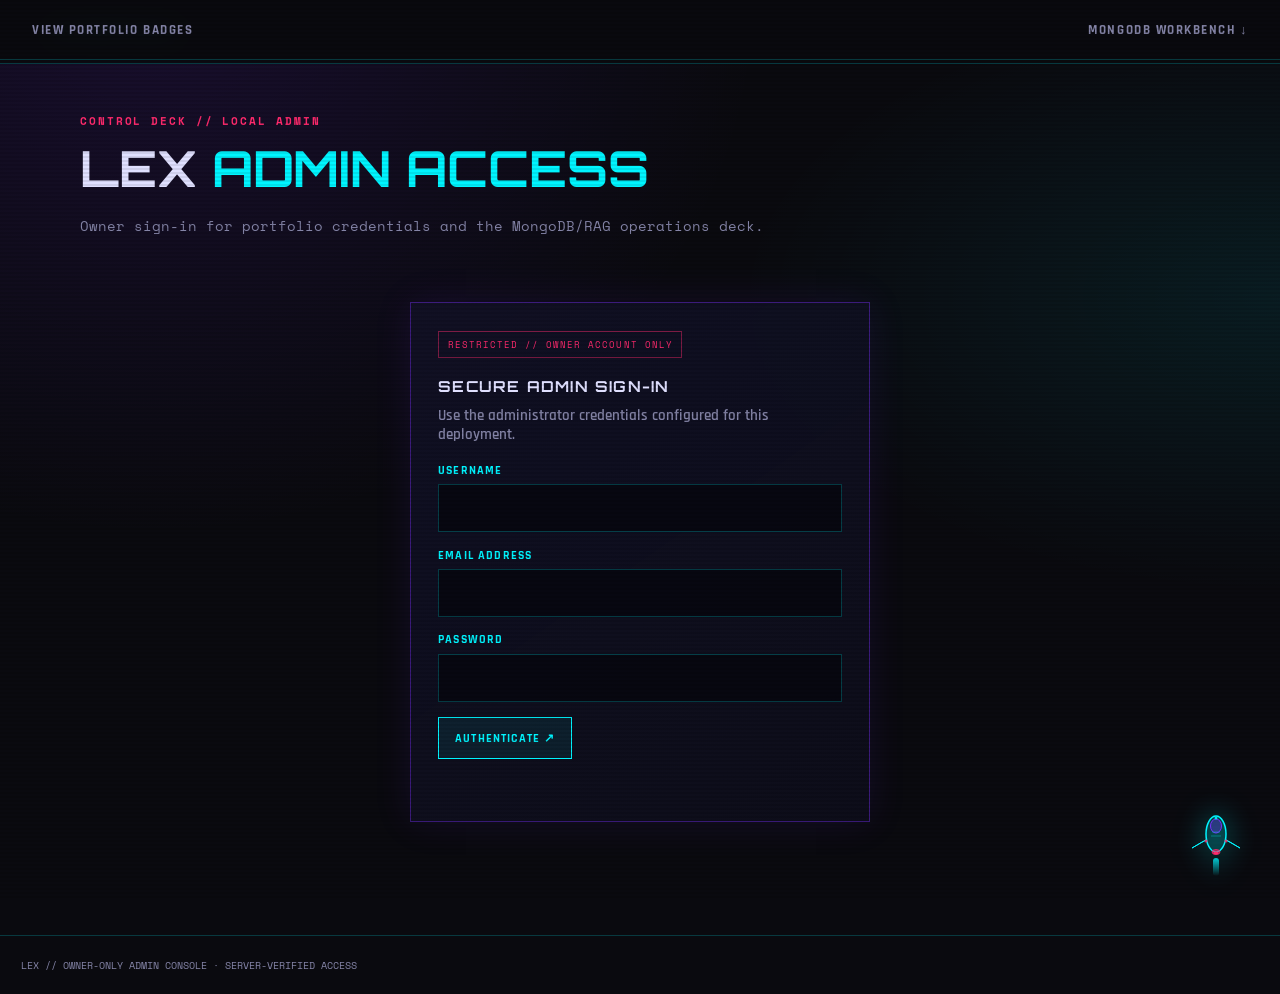
<file: admin.html>
<!DOCTYPE html>
<html lang="en">
<head>
  <meta charset="UTF-8">
  <meta name="viewport" content="width=device-width, initial-scale=1.0">
  <meta name="theme-color" content="#0a0a0f">
  <title>PORTFOLIO ADMIN // SECURE SIGN-IN</title>
  <link rel="preconnect" href="https://fonts.googleapis.com">
  <link href="https://fonts.googleapis.com/css2?family=Orbitron:wght@400;700;900&family=Space+Mono:wght@400;700&family=Rajdhani:wght@400;600;700&display=swap" rel="stylesheet">
  <link rel="stylesheet" href="styles.css">
  <link rel="stylesheet" href="admin.css">
</head>
<body>
  <header class="topbar">
    <a class="brand" href="index.html">JN<span>/</span>PORTFOLIO</a>
    <nav class="topbar-links" aria-label="Admin navigation">
      <a href="index.html#badges">View portfolio badges</a>
      <a id="workbench-link" href="#backend-workbench">MongoDB workbench ↓</a>
      <button class="button button-danger" id="sign-out" type="button" hidden>SIGN OUT</button>
    </nav>
  </header>

  <main>
    <p class="eyebrow">CONTROL DECK // LOCAL ADMIN</p>
    <h1>LEX <span>ADMIN ACCESS</span></h1>
    <p class="intro">Owner sign-in for portfolio credentials and the MongoDB/RAG operations deck.</p>

    <div class="login-wrap">
      <section id="admin-login" class="panel login-panel" aria-labelledby="login-title">
        <div class="login-lock">RESTRICTED // OWNER ACCOUNT ONLY</div>
        <h2 id="login-title">SECURE ADMIN SIGN-IN</h2>
        <p class="panel-intro">Use the administrator credentials configured for this deployment.</p>
        <form id="login-form" autocomplete="on">
          <div class="field">
            <label for="login-username">Username</label>
            <input id="login-username" name="username" autocomplete="username" maxlength="80" required>
          </div>
          <div class="field">
            <label for="login-email">Email address</label>
            <input id="login-email" name="email" type="email" autocomplete="email" maxlength="254" required>
          </div>
          <div class="field">
            <label for="login-password">Password</label>
            <input id="login-password" name="password" type="password" autocomplete="current-password" maxlength="256" required>
          </div>
          <button class="button" id="login-submit" type="submit">AUTHENTICATE ↗</button>
        </form>
        <p id="login-status" class="status" role="status" aria-live="polite"></p>
      </section>
    </div>

    <div id="admin-dashboard" hidden>
      <div class="session-bar">
        <span>AUTHENTICATED AS <strong id="signed-in-identity"></strong></span>
        <span>Session token remains in memory and expires automatically.</span>
      </div>

      <div class="console-grid">
      <section class="panel" aria-labelledby="add-badge-title">
        <h2 id="add-badge-title">01 // ADD A CREDENTIAL</h2>
        <p class="panel-intro">Credential links are stored in MongoDB and appear in the public portfolio.</p>
        <form id="badge-form">
          <div class="field">
            <label for="badge-title">Badge or credential name</label>
            <input id="badge-title" name="title" maxlength="120" required placeholder="e.g. Cloud Foundations">
          </div>
          <div class="field">
            <label for="badge-issuer">Issuer</label>
            <input id="badge-issuer" name="issuer" maxlength="80" placeholder="e.g. Credly · IBM">
          </div>
          <div class="field">
            <label for="badge-url">Credential link</label>
            <input id="badge-url" name="url" type="url" maxlength="2048" required placeholder="https://…">
            <p class="hint">Use the public credential URL. HTTPS links only.</p>
          </div>
          <div class="field">
            <label for="badge-description">Short note <span>(optional)</span></label>
            <textarea id="badge-description" name="description" maxlength="280" placeholder="What does this credential cover?"></textarea>
          </div>
          <div class="form-actions">
            <button class="button" type="submit">+ ADD TO PORTFOLIO</button>
            <a class="button" href="index.html#badges">OPEN BADGES ↗</a>
          </div>
        </form>
        <p id="badge-admin-status" class="status" role="status" aria-live="polite"></p>
      </section>

      <section class="panel" aria-labelledby="api-panel-title">
        <h2 id="api-panel-title">02 // API CONNECTIONS</h2>
        <p class="panel-intro">Connected service target: <strong id="api-origin-label">localhost:8765</strong></p>
        <button class="button" id="backend-check" type="button">CHECK API STATUS</button>
        <p id="backend-status" class="status" role="status" aria-live="polite">Not checked yet.</p>

        <div class="api-links">
          <a class="api-link" id="workbench-panel-link" href="#backend-workbench">
            <span>Open authenticated MongoDB workbench</span><span>↓</span>
          </a>
        </div>

        <div class="route-list" aria-label="Available backend API routes">
          <div class="route"><strong>GET</strong> /api/status</div>
          <div class="route"><strong>GET</strong> /api/mongodb/databases</div>
          <div class="route"><strong>GET</strong> /api/mongodb/collections</div>
          <div class="route"><strong>GET</strong> /api/mongodb/collection/summary</div>
          <div class="route"><strong>POST</strong> /api/index/create</div>
          <div class="route"><strong>POST</strong> /api/document/extract/upload</div>
          <div class="route"><strong>POST</strong> /api/document/extract/path</div>
          <div class="route"><strong>POST</strong> /api/document/chunks</div>
          <div class="route"><strong>POST</strong> /api/index/document</div>
          <div class="route"><strong>POST</strong> /api/search</div>
          <div class="route"><strong>POST</strong> /api/rerank</div>
          <div class="route"><strong>POST</strong> /api/ask</div>
        </div>
        <p class="local-notice">Public profile chat and badge reads remain public. MongoDB browsing, indexing, search and badge mutations require a valid owner session.</p>
      </section>
    </div>

    <section class="panel managed-panel" aria-labelledby="managed-badges-title">
      <h2 id="managed-badges-title">03 // MANAGED BADGES</h2>
      <p class="panel-intro">Credentials managed in MongoDB. Existing verified portfolio credentials are not changed here.</p>
      <div id="managed-badges" class="managed-list"></div>
      </section>

      <section class="panel workbench-panel" aria-labelledby="workbench-title">
        <h2 id="workbench-title">04 // MONGODB + RAG OPERATIONS</h2>
        <p class="panel-intro">Authenticated workbench for database inspection, document ingestion, vector search and reranking.</p>
        <iframe id="backend-workbench" class="workbench-frame" title="Authenticated MongoDB and RAG backend workbench" src="about:blank" referrerpolicy="no-referrer"></iframe>
      </section>
    </div>
  </main>

  <button id="ship-btn" type="button" aria-label="Open Lex profile chat" title="Talk to Lex">
    <span class="ship-tooltip">TEST LEX // ASK ABOUT JABULANI</span>
    <svg viewBox="0 0 64 64" xmlns="http://www.w3.org/2000/svg" fill="none" aria-hidden="true">
      <ellipse cx="32" cy="30" rx="10" ry="18" fill="rgba(0,245,255,0.15)" stroke="#00f5ff" stroke-width="1.5"/>
      <ellipse cx="32" cy="22" rx="5.5" ry="7" fill="rgba(123,47,255,0.3)" stroke="#7b2fff" stroke-width="1"/>
      <path d="M22 36 L8 44 L18 38 Z" fill="rgba(0,245,255,0.2)" stroke="#00f5ff" stroke-width="1"/>
      <path d="M42 36 L56 44 L46 38 Z" fill="rgba(0,245,255,0.2)" stroke="#00f5ff" stroke-width="1"/>
      <ellipse cx="32" cy="48" rx="4" ry="2.5" fill="rgba(255,42,109,0.6)" stroke="#ff2a6d" stroke-width="0.8"/>
      <ellipse cx="32" cy="49" rx="2.5" ry="1.5" fill="#ff2a6d"/>
      <line x1="28" y1="28" x2="36" y2="28" stroke="rgba(0,245,255,0.4)" stroke-width="0.8"/>
      <line x1="27" y1="32" x2="37" y2="32" stroke="rgba(0,245,255,0.4)" stroke-width="0.8"/>
      <circle cx="22" cy="37" r="1.5" fill="#ff2a6d" opacity="0.8"/>
      <circle cx="42" cy="37" r="1.5" fill="#ff2a6d" opacity="0.8"/>
      <circle cx="32" cy="14" r="1.5" fill="#00f5ff" opacity="0.9"/>
    </svg>
  </button>

  <div id="chat-panel" role="dialog" aria-label="Lex profile assistant chat" aria-modal="true">
    <div class="chat-header">
      <div class="chat-avatar" aria-hidden="true">🛸</div>
      <div class="chat-header-info">
        <div class="chat-agent-name">LEX // Profile Agent</div>
        <div class="chat-status" id="chat-status" data-state="local" aria-live="polite">TEST MODE · Uses the live profile API</div>
      </div>
      <button class="chat-close" id="chat-close-btn" type="button" aria-label="Close chat">✕</button>
    </div>

    <div class="chat-suggestions" id="chat-suggestions">
      <p>Quick questions</p>
      <button class="sugg-chip" type="button" data-q="What is Jabulani's current role?">Current Role</button>
      <button class="sugg-chip" type="button" data-q="What skills does Jabulani have?">Skills</button>
      <button class="sugg-chip" type="button" data-q="Tell me about Jabulani's projects">Projects</button>
      <button class="sugg-chip" type="button" data-q="What certifications does Jabulani have?">Certifications</button>
      <button class="sugg-chip" type="button" data-q="Where did Jabulani study?">Education</button>
      <button class="sugg-chip" type="button" data-q="How can I contact Jabulani?">Contact</button>
    </div>

    <div id="chat-messages" aria-live="polite"></div>

    <div id="analytics-panel">
      <div class="analytics-title">// SESSION ANALYTICS</div>
      <div class="analytics-row">Total sessions <span id="an-sessions">0</span></div>
      <div class="analytics-row">Total questions <span id="an-questions">0</span></div>
      <div class="analytics-row">Unique visitors <span id="an-visitors">0</span></div>
      <div class="analytics-row">Last visit <span id="an-last">—</span></div>
      <div class="top-questions" id="an-top-questions"></div>
    </div>

    <div class="chat-input-row">
      <input id="chat-input" type="text" placeholder="Ask about experience, skills, projects..." autocomplete="off" maxlength="1000" aria-label="Ask Lex a question">
      <button id="chat-send" type="button" aria-label="Send message">
        <svg width="16" height="16" viewBox="0 0 24 24" fill="none" stroke="currentColor" stroke-width="2.5" stroke-linecap="round" stroke-linejoin="round" aria-hidden="true"><line x1="22" y1="2" x2="11" y2="13"></line><polygon points="22 2 15 22 11 13 2 9 22 2"></polygon></svg>
      </button>
    </div>

    <div class="chat-footer">
      <button class="chat-analytics-btn" id="analytics-toggle" type="button">VIEW SESSION ANALYTICS</button>
      &nbsp;·&nbsp; Powered by Lex Agent v1.0
    </div>
  </div>

  <footer>LEX // OWNER-ONLY ADMIN CONSOLE · SERVER-VERIFIED ACCESS</footer>
  <script src="api-config.js"></script>
  <script src="profile-assistant.js"></script>
  <script src="badge-admin.js"></script>
</body>
</html>
</file>
<file: styles.css>
/* =============================================
     ROOT TOKENS
  ============================================= */
  :root {
    --void:      #0a0a0f;
    --navy:      #0d0d1a;
    --panel:     #111124;
    --cyan:      #00f5ff;
    --violet:    #7b2fff;
    --magenta:   #ff2a6d;
    --gold:      #f5c518;
    --ghost:     #e0e0ff;
    --muted:     #5a5a8a;
    --border:    rgba(0,245,255,0.15);
    --glow-c:    0 0 20px rgba(0,245,255,0.4), 0 0 60px rgba(0,245,255,0.15);
    --glow-v:    0 0 20px rgba(123,47,255,0.5), 0 0 60px rgba(123,47,255,0.2);
    --glow-m:    0 0 20px rgba(255,42,109,0.4), 0 0 60px rgba(255,42,109,0.15);
    --font-hd:   'Orbitron', monospace;
    --font-body: 'Space Mono', monospace;
    --font-sub:  'Rajdhani', sans-serif;
  }

  body.theme-light {
    --void:      #f6f9fc;
    --navy:      #edf3f8;
    --panel:     #ffffff;
    --cyan:      #007f96;
    --violet:    #6844d8;
    --magenta:   #c7255d;
    --gold:      #9a6a00;
    --ghost:     #12202f;
    --muted:     #58677a;
    --border:    rgba(0,127,150,0.22);
    --glow-c:    0 0 0 1px rgba(0,127,150,0.08), 0 12px 32px rgba(0,127,150,0.14);
    --glow-v:    0 0 0 1px rgba(104,68,216,0.08), 0 12px 32px rgba(104,68,216,0.14);
    --glow-m:    0 0 0 1px rgba(199,37,93,0.08), 0 12px 32px rgba(199,37,93,0.14);
  }

  /* =============================================
     RESET + BASE
  ============================================= */
  *, *::before, *::after { box-sizing: border-box; margin: 0; padding: 0; }

  html { scroll-behavior: smooth; }

  body {
    background: var(--void);
    color: var(--ghost);
    font-family: var(--font-body);
    font-size: 14px;
    line-height: 1.7;
    overflow-x: hidden;
  }

  body.theme-light {
    background:
      linear-gradient(180deg, rgba(255,255,255,0.9), rgba(237,243,248,0.82)),
      var(--void);
  }

  /* Scanline overlay */
  body::before {
    content: '';
    position: fixed;
    inset: 0;
    background: repeating-linear-gradient(
      0deg,
      transparent,
      transparent 2px,
      rgba(0,0,0,0.08) 2px,
      rgba(0,0,0,0.08) 4px
    );
    pointer-events: none;
    z-index: 9999;
  }

  body.theme-light::before {
    background: repeating-linear-gradient(
      0deg,
      transparent,
      transparent 3px,
      rgba(0,127,150,0.025) 3px,
      rgba(0,127,150,0.025) 6px
    );
  }

  /* =============================================
     SCROLLBAR
  ============================================= */
  ::-webkit-scrollbar { width: 6px; }
  ::-webkit-scrollbar-track { background: var(--void); }
  ::-webkit-scrollbar-thumb { background: var(--cyan); border-radius: 3px; }

  /* =============================================
     NAVIGATION
  ============================================= */
  nav {
    position: fixed;
    top: 0; left: 0; right: 0;
    z-index: 1000;
    background: rgba(10,10,15,0.92);
    backdrop-filter: blur(12px);
    border-bottom: 1px solid var(--border);
    padding: 0 2rem;
    display: flex;
    align-items: center;
    justify-content: space-between;
    height: 60px;
  }

  body.theme-light nav {
    background: rgba(255,255,255,0.92);
    box-shadow: 0 12px 30px rgba(15,23,42,0.08);
  }

  .nav-logo {
    font-family: var(--font-hd);
    font-size: 0.75rem;
    font-weight: 900;
    color: var(--cyan);
    letter-spacing: 0.15em;
    text-shadow: var(--glow-c);
  }

  .nav-logo span { color: var(--magenta); }

  .nav-links {
    display: flex;
    gap: 0;
    list-style: none;
  }

  .nav-actions {
    display: flex;
    align-items: center;
    gap: 0.75rem;
  }

  .nav-links a {
    display: block;
    padding: 0.4rem 0.85rem;
    font-family: var(--font-sub);
    font-size: 0.75rem;
    font-weight: 600;
    letter-spacing: 0.12em;
    text-transform: uppercase;
    color: var(--muted);
    text-decoration: none;
    border: 1px solid transparent;
    transition: all 0.2s;
  }

  .nav-links a:hover {
    color: var(--cyan);
    border-color: var(--border);
    background: rgba(0,245,255,0.05);
    text-shadow: var(--glow-c);
  }

  .theme-toggle {
    width: 42px;
    height: 42px;
    border: 1px solid var(--border);
    background: rgba(0,245,255,0.06);
    color: var(--cyan);
    display: inline-flex;
    align-items: center;
    justify-content: center;
    cursor: pointer;
    position: relative;
    transition: all 0.25s ease;
  }

  .theme-toggle:hover {
    border-color: var(--cyan);
    box-shadow: var(--glow-c);
    transform: translateY(-1px);
  }

  .theme-toggle:focus-visible {
    outline: 2px solid var(--cyan);
    outline-offset: 3px;
  }

  .theme-toggle svg {
    width: 18px;
    height: 18px;
  }

  .theme-toggle .sun-icon { display: none; }
  body.theme-light .theme-toggle {
    background: rgba(255,255,255,0.75);
    color: var(--violet);
  }
  body.theme-light .theme-toggle .moon-icon { display: none; }
  body.theme-light .theme-toggle .sun-icon { display: block; }

  /* =============================================
     HERO
  ============================================= */
  #hero {
    min-height: 100vh;
    display: flex;
    align-items: center;
    justify-content: center;
    position: relative;
    overflow: hidden;
    padding-top: 60px;
  }

  /* Grid floor perspective */
  #hero::before {
    content: '';
    position: absolute;
    bottom: 0; left: -20%; right: -20%;
    height: 55%;
    background:
      linear-gradient(90deg, rgba(0,245,255,0.07) 1px, transparent 1px),
      linear-gradient(rgba(0,245,255,0.07) 1px, transparent 1px);
    background-size: 60px 60px;
    transform: perspective(600px) rotateX(60deg);
    transform-origin: bottom center;
    pointer-events: none;
  }

  body.theme-light #hero::before {
    background:
      linear-gradient(90deg, rgba(0,127,150,0.12) 1px, transparent 1px),
      linear-gradient(rgba(0,127,150,0.12) 1px, transparent 1px);
  }

  /* Radial ambient glow */
  #hero::after {
    content: '';
    position: absolute;
    inset: 0;
    background:
      radial-gradient(ellipse 70% 50% at 50% 60%, rgba(123,47,255,0.12), transparent),
      radial-gradient(ellipse 40% 30% at 20% 30%, rgba(0,245,255,0.08), transparent),
      radial-gradient(ellipse 40% 30% at 80% 30%, rgba(255,42,109,0.06), transparent);
    pointer-events: none;
  }

  body.theme-light #hero::after {
    background:
      radial-gradient(ellipse 70% 50% at 50% 60%, rgba(104,68,216,0.12), transparent),
      radial-gradient(ellipse 40% 30% at 20% 30%, rgba(0,127,150,0.12), transparent),
      radial-gradient(ellipse 40% 30% at 80% 30%, rgba(199,37,93,0.08), transparent);
  }

  .hero-inner {
    position: relative;
    z-index: 2;
    text-align: center;
    max-width: 900px;
    padding: 2rem;
  }

  .hero-eyebrow {
    font-family: var(--font-sub);
    font-size: 0.72rem;
    font-weight: 600;
    letter-spacing: 0.4em;
    text-transform: uppercase;
    color: var(--cyan);
    margin-bottom: 1.5rem;
    display: flex;
    align-items: center;
    justify-content: center;
    gap: 1rem;
  }

  .hero-eyebrow::before, .hero-eyebrow::after {
    content: '';
    width: 60px;
    height: 1px;
    background: linear-gradient(90deg, transparent, var(--cyan));
  }
  .hero-eyebrow::after { transform: scaleX(-1); }

  .hero-name {
    font-family: var(--font-hd);
    font-size: clamp(2.4rem, 6vw, 5rem);
    font-weight: 900;
    letter-spacing: 0.04em;
    line-height: 1.05;
    color: #fff;
    margin-bottom: 0.5rem;
    position: relative;
  }

  body.theme-light .hero-name { color: #07121f; }

  /* Glitch effect */
  .hero-name::before, .hero-name::after {
    content: attr(data-text);
    position: absolute;
    inset: 0;
    font-family: var(--font-hd);
    font-size: inherit;
    font-weight: 900;
    letter-spacing: 0.04em;
  }
  .hero-name::before {
    color: var(--cyan);
    clip-path: polygon(0 20%, 100% 20%, 100% 40%, 0 40%);
    animation: glitch-top 1s infinite;
    opacity: 0;
  }
  .hero-name::after {
    color: var(--magenta);
    clip-path: polygon(0 60%, 100% 60%, 100% 80%, 0 80%);
    animation: glitch-bot 4s infinite 0.3s;
    opacity: 0;
  }

  @keyframes glitch-top {
    0%,90%,100% { opacity:0; transform:translateX(0); }
    92% { opacity:0.8; transform:translateX(-4px); }
    94% { opacity:0.8; transform:translateX(4px); }
    96% { opacity:0; }
  }
  @keyframes glitch-bot {
    0%,88%,100% { opacity:0; transform:translateX(0); }
    90% { opacity:0.8; transform:translateX(4px); }
    92% { opacity:0.8; transform:translateX(-4px); }
    94% { opacity:0; }
  }

  .hero-title {
    font-family: var(--font-hd);
    font-size: clamp(0.8rem, 1.8vw, 1.1rem);
    font-weight: 400;
    letter-spacing: 0.2em;
    color: var(--cyan);
    text-shadow: var(--glow-c);
    margin-bottom: 2rem;
  }

  .hero-tagline {
    font-family: var(--font-sub);
    font-size: 1.15rem;
    font-weight: 300;
    color: var(--ghost);
    opacity: 0.7;
    margin-bottom: 0.5rem;
  }

  .hero-sub {
    font-family: var(--font-sub);
    font-size: 0.9rem;
    color: var(--muted);
    margin-bottom: 3rem;
    font-style: italic;
  }

  .hero-cta-row {
    display: flex;
    gap: 1rem;
    justify-content: center;
    flex-wrap: wrap;
    margin-bottom: 3.5rem;
  }

  .btn-primary {
    padding: 0.75rem 2rem;
    background: transparent;
    border: 1px solid var(--cyan);
    color: var(--cyan);
    font-family: var(--font-hd);
    font-size: 0.7rem;
    font-weight: 700;
    letter-spacing: 0.2em;
    text-transform: uppercase;
    text-decoration: none;
    cursor: pointer;
    position: relative;
    overflow: hidden;
    transition: all 0.3s;
  }
  .btn-primary::before {
    content: '';
    position: absolute;
    inset: 0;
    background: var(--cyan);
    transform: scaleX(0);
    transform-origin: left;
    transition: transform 0.3s;
    z-index: -1;
  }
  .btn-primary:hover::before { transform: scaleX(1); }
  .btn-primary:hover { color: var(--void); box-shadow: var(--glow-c); }

  .btn-secondary {
    padding: 0.75rem 2rem;
    background: transparent;
    border: 1px solid var(--violet);
    color: var(--violet);
    font-family: var(--font-hd);
    font-size: 0.7rem;
    font-weight: 700;
    letter-spacing: 0.2em;
    text-transform: uppercase;
    text-decoration: none;
    transition: all 0.3s;
  }
  .btn-secondary:hover {
    background: rgba(123,47,255,0.15);
    box-shadow: var(--glow-v);
  }

  .hero-stats {
    display: flex;
    gap: 3rem;
    justify-content: center;
    flex-wrap: wrap;
  }

  .hero-stat {
    text-align: center;
  }
  .hero-stat .num {
    font-family: var(--font-hd);
    font-size: 2rem;
    font-weight: 900;
    color: var(--cyan);
    text-shadow: var(--glow-c);
    display: block;
  }
  .hero-stat .lbl {
    font-family: var(--font-sub);
    font-size: 0.65rem;
    letter-spacing: 0.2em;
    text-transform: uppercase;
    color: var(--muted);
  }

  /* Floating chips */
  .hero-chips {
    position: absolute;
    top: 50%; left: 50%;
    transform: translate(-45%,-50%);
    width: 100%;
    pointer-events: none;
    z-index: 1.5;
  }

  .chip {
    position: absolute;
    font-family: var(--font-sub);
    font-size: 0.6rem;
    font-weight: 600;
    letter-spacing: 0.15em;
    text-transform: uppercase;
    padding: 0.3rem 0.8rem;
    border: 1px solid;
    animation: float 4s ease-in-out infinite;
  }
  .chip.c { border-color: rgba(0,245,255,0.4); color: var(--cyan); }
  .chip.v { border-color: rgba(123,47,255,0.4); color: var(--violet); }
  .chip.m { border-color: rgba(255,42,109,0.4); color: var(--magenta); }
  body.theme-light .chip {
    background: rgba(255,255,255,0.72);
    box-shadow: 0 10px 24px rgba(15,23,42,0.07);
  }

  @keyframes float {
    0%,100% { transform: translateY(0); }
    50% { transform: translateY(-12px); }
  }

  .chip:nth-child(1)  { top: 5%; left: 5%;  animation-delay: 0s;    animation-duration: 5s; }
  .chip:nth-child(2)  { top: 12%; left: 72%; animation-delay: 0.8s;  animation-duration: 6s; }
  .chip:nth-child(3)  { top: 30%; left: 2%;  animation-delay: 1.5s;  animation-duration: 7s; }
  .chip:nth-child(4)  { top: 25%; left: 80%; animation-delay: 2s;    animation-duration: 5.5s; }
  .chip:nth-child(5)  { top: 55%; left: 0%;  animation-delay: 0.5s;  animation-duration: 6.5s; }
  .chip:nth-child(6)  { top: 60%; left: 78%; animation-delay: 1.2s;  animation-duration: 5.2s; }
  .chip:nth-child(7)  { top: 75%; left: 8%;  animation-delay: 2.5s;  animation-duration: 6s; }
  .chip:nth-child(8)  { top: 72%; left: 75%; animation-delay: 1.8s;  animation-duration: 7s; }

  /* =============================================
     SECTION BASE
  ============================================= */
  section {
    padding: 6rem 2rem;
    position: relative;
  }

  .container {
    max-width: 1100px;
    margin: 0 auto;
  }

  .section-header {
    margin-bottom: 4rem;
    display: flex;
    align-items: flex-end;
    gap: 2rem;
  }

  .section-tag {
    font-family: var(--font-sub);
    font-size: 0.65rem;
    font-weight: 700;
    letter-spacing: 0.35em;
    text-transform: uppercase;
    color: var(--muted);
    writing-mode: vertical-rl;
    transform: rotate(180deg);
    border-left: 2px solid var(--border);
    padding-left: 0.6rem;
    flex-shrink: 0;
  }

  .section-title-wrap { flex: 1; }

  .section-title {
    font-family: var(--font-hd);
    font-size: clamp(1.5rem, 3vw, 2.5rem);
    font-weight: 900;
    letter-spacing: 0.05em;
    line-height: 1;
    margin-bottom: 0.5rem;
  }

  .section-title .accent-c { color: var(--cyan); text-shadow: var(--glow-c); }
  .section-title .accent-v { color: var(--violet); text-shadow: var(--glow-v); }
  .section-title .accent-m { color: var(--magenta); text-shadow: var(--glow-m); }

  .section-desc {
    font-family: var(--font-sub);
    font-size: 0.85rem;
    color: var(--muted);
    max-width: 500px;
  }

  .section-line {
    height: 1px;
    background: linear-gradient(90deg, var(--cyan), var(--violet), transparent);
    margin-top: 0.8rem;
    opacity: 0.3;
  }

  /* =============================================
     ABOUT SECTION
  ============================================= */
  #about { background: var(--navy); }

  .about-grid {
    display: grid;
    grid-template-columns: 1fr 1fr;
    gap: 3rem;
    align-items: start;
  }

  .about-block {
    background: var(--panel);
    border: 1px solid var(--border);
    padding: 2rem;
    position: relative;
  }

  .about-block::before {
    content: '';
    position: absolute;
    top: 0; left: 0;
    width: 40px; height: 2px;
    background: var(--cyan);
  }

  .about-block p {
    font-size: 0.85rem;
    line-height: 1.9;
    color: rgba(224,224,255,0.75);
    margin-bottom: 1rem;
  }

  body.theme-light .about-block p,
  body.theme-light .exp-desc,
  body.theme-light .edu-desc,
  body.theme-light .project-desc,
  body.theme-light .vol-desc,
  body.theme-light .signal-copy,
  body.theme-light .learning-note {
    color: rgba(18,32,47,0.76);
  }

  .about-block p:last-child { margin-bottom: 0; }

  .about-kv {
    display: flex;
    flex-direction: column;
    gap: 0.6rem;
  }

  .kv-row {
    display: flex;
    gap: 1rem;
    align-items: baseline;
    padding: 0.5rem 0;
    border-bottom: 1px solid rgba(0,245,255,0.06);
  }

  .kv-key {
    font-family: var(--font-sub);
    font-size: 0.65rem;
    font-weight: 700;
    letter-spacing: 0.2em;
    text-transform: uppercase;
    color: var(--cyan);
    min-width: 110px;
  }

  .kv-val {
    font-size: 0.82rem;
    color: var(--ghost);
  }

  /* =============================================
     EXPERIENCE SECTION
  ============================================= */
  #experience { background: var(--void); }

  .timeline {
    position: relative;
    padding-left: 3rem;
  }

  .timeline::before {
    content: '';
    position: absolute;
    left: 0;
    top: 8px;
    bottom: 0;
    width: 1px;
    background: linear-gradient(180deg, var(--cyan), var(--violet), transparent);
  }

  .timeline-item {
    position: relative;
    margin-bottom: 3rem;
  }

  .timeline-item::before {
    content: '';
    position: absolute;
    left: -3rem;
    top: 8px;
    width: 10px;
    height: 10px;
    background: var(--cyan);
    border: 2px solid var(--void);
    box-shadow: 0 0 12px var(--cyan);
    transform: translateX(-4px);
  }

  .exp-card {
    background: var(--panel);
    border: 1px solid var(--border);
    padding: 1.75rem 2rem;
    position: relative;
    overflow: hidden;
    transition: border-color 0.3s, box-shadow 0.3s;
  }

  .exp-card::after {
    content: '';
    position: absolute;
    top: 0; right: 0;
    width: 3px;
    height: 0;
    background: var(--cyan);
    transition: height 0.4s;
  }

  .exp-card:hover {
    border-color: rgba(0,245,255,0.3);
    box-shadow: var(--glow-c);
  }
  .exp-card:hover::after { height: 100%; }

  .exp-meta {
    display: flex;
    justify-content: space-between;
    align-items: flex-start;
    margin-bottom: 0.8rem;
    flex-wrap: wrap;
    gap: 0.5rem;
  }

  .exp-role {
    font-family: var(--font-hd);
    font-size: 0.9rem;
    font-weight: 700;
    letter-spacing: 0.05em;
    color: var(--ghost);
  }

  .exp-period {
    font-family: var(--font-sub);
    font-size: 0.65rem;
    font-weight: 600;
    letter-spacing: 0.2em;
    color: var(--cyan);
    text-transform: uppercase;
    background: rgba(0,245,255,0.08);
    padding: 0.2rem 0.6rem;
    border: 1px solid rgba(0,245,255,0.2);
  }

  .exp-company {
    font-family: var(--font-sub);
    font-size: 0.8rem;
    font-weight: 600;
    color: var(--violet);
    margin-bottom: 1rem;
  }

  .exp-desc {
    font-size: 0.8rem;
    line-height: 1.8;
    color: rgba(224,224,255,0.65);
    margin-bottom: 1rem;
  }

  .exp-tags {
    display: flex;
    flex-wrap: wrap;
    gap: 0.4rem;
  }

  .tag {
    font-family: var(--font-sub);
    font-size: 0.6rem;
    font-weight: 700;
    letter-spacing: 0.12em;
    text-transform: uppercase;
    padding: 0.2rem 0.6rem;
    border: 1px solid;
  }

  .tag.c { border-color: rgba(0,245,255,0.25); color: var(--cyan); }
  .tag.v { border-color: rgba(123,47,255,0.3); color: var(--violet); }
  .tag.m { border-color: rgba(255,42,109,0.25); color: var(--magenta); }
  .tag.g { border-color: rgba(245,197,24,0.25); color: var(--gold); }

  /* =============================================
     SKILLS SECTION
  ============================================= */
  #skills { background: var(--navy); }

  .skills-grid {
    display: grid;
    grid-template-columns: repeat(auto-fit, minmax(260px, 1fr));
    gap: 1.5rem;
  }

  .skill-cluster {
    background: var(--panel);
    border: 1px solid var(--border);
    padding: 1.5rem;
    position: relative;
  }

  .skill-cluster-title {
    font-family: var(--font-hd);
    font-size: 0.72rem;
    font-weight: 700;
    letter-spacing: 0.2em;
    text-transform: uppercase;
    margin-bottom: 1.2rem;
    display: flex;
    align-items: center;
    gap: 0.6rem;
  }

  .cluster-icon {
    width: 6px; height: 6px;
    background: var(--cyan);
    box-shadow: 0 0 8px var(--cyan);
  }
  .cluster-icon.v { background: var(--violet); box-shadow: 0 0 8px var(--violet); }
  .cluster-icon.m { background: var(--magenta); box-shadow: 0 0 8px var(--magenta); }
  .cluster-icon.g { background: var(--gold); box-shadow: 0 0 8px var(--gold); }

  .skill-item {
    margin-bottom: 0.9rem;
  }

  .skill-label {
    display: flex;
    justify-content: space-between;
    font-family: var(--font-sub);
    font-size: 0.72rem;
    color: var(--ghost);
    margin-bottom: 0.3rem;
  }

  .skill-label span { color: var(--muted); }

  .skill-bar {
    height: 3px;
    background: rgba(255,255,255,0.06);
    position: relative;
    overflow: hidden;
  }

  .skill-fill {
    height: 100%;
    background: var(--cyan);
    box-shadow: 0 0 8px var(--cyan);
    width: 0;
    transition: width 1.4s cubic-bezier(0.4,0,0.2,1);
  }
  .skill-fill.v { background: var(--violet); box-shadow: 0 0 8px var(--violet); }
  .skill-fill.m { background: var(--magenta); box-shadow: 0 0 8px var(--magenta); }
  .skill-fill.g { background: var(--gold); box-shadow: 0 0 8px var(--gold); }

  /* =============================================
     EDUCATION
  ============================================= */
  #education { background: var(--void); }

  .edu-grid {
    display: grid;
    grid-template-columns: 1fr 1fr;
    gap: 1.5rem;
  }

  .edu-card {
    background: var(--panel);
    border: 1px solid var(--border);
    padding: 2rem;
    position: relative;
    overflow: hidden;
    transition: border-color 0.3s, box-shadow 0.3s;
  }

  .edu-card::before {
    content: '';
    position: absolute;
    bottom: 0; left: 0; right: 0;
    height: 2px;
    background: linear-gradient(90deg, var(--violet), transparent);
    transform: scaleX(0);
    transform-origin: left;
    transition: transform 0.4s;
  }
  .edu-card:hover::before { transform: scaleX(1); }
  .edu-card:hover { border-color: rgba(123,47,255,0.3); box-shadow: var(--glow-v); }

  .edu-degree {
    font-family: var(--font-hd);
    font-size: 0.82rem;
    font-weight: 700;
    color: var(--ghost);
    margin-bottom: 0.3rem;
  }

  .edu-school {
    font-family: var(--font-sub);
    font-size: 0.78rem;
    font-weight: 600;
    color: var(--violet);
    margin-bottom: 0.4rem;
  }

  .edu-year {
    font-family: var(--font-sub);
    font-size: 0.62rem;
    letter-spacing: 0.2em;
    color: var(--muted);
    text-transform: uppercase;
    margin-bottom: 0.8rem;
  }

  .edu-desc {
    font-size: 0.78rem;
    color: rgba(224,224,255,0.6);
    line-height: 1.7;
  }

  /* =============================================
     PROJECTS
  ============================================= */
  #projects { background: var(--navy); }

  .projects-grid {
    display: grid;
    grid-template-columns: repeat(auto-fit, minmax(320px, 1fr));
    gap: 1.5rem;
  }

  .project-card {
    background: var(--panel);
    border: 1px solid var(--border);
    padding: 2rem;
    display: flex;
    flex-direction: column;
    position: relative;
    overflow: hidden;
    transition: all 0.3s;
    cursor: pointer;
  }

  .project-card:hover {
    border-color: rgba(0,245,255,0.3);
    transform: translateY(-4px);
    box-shadow: 0 12px 40px rgba(0,0,0,0.5), var(--glow-c);
  }

  .project-num {
    font-family: var(--font-hd);
    font-size: 3rem;
    font-weight: 900;
    color: rgba(0,245,255,0.06);
    position: absolute;
    top: 1rem; right: 1.5rem;
    line-height: 1;
  }

  .project-type {
    font-family: var(--font-sub);
    font-size: 0.62rem;
    font-weight: 700;
    letter-spacing: 0.3em;
    text-transform: uppercase;
    color: var(--cyan);
    margin-bottom: 0.8rem;
  }

  .project-name {
    font-family: var(--font-hd);
    font-size: 0.95rem;
    font-weight: 700;
    color: var(--ghost);
    margin-bottom: 0.8rem;
    line-height: 1.3;
  }

  .project-media {
    display: block;
    width: 100%;
    aspect-ratio: 16 / 9;
    margin: 0 0 1.2rem;
    overflow: hidden;
    border: 1px solid var(--border);
    background: var(--void);
  }

  .project-media img {
    display: block;
    width: 100%;
    height: 100%;
    object-fit: cover;
  }

  .project-media-placeholder {
    display: grid;
    place-items: center;
    border-style: dashed;
    border-color: rgba(0,245,255,0.28);
    background:
      linear-gradient(135deg, rgba(0,245,255,0.07), transparent 58%),
      var(--void);
  }

  .project-media-placeholder span {
    color: var(--muted);
    font-family: var(--font-sub);
    font-size: 0.62rem;
    font-weight: 700;
    letter-spacing: 0.16em;
    text-align: center;
  }

  .project-desc {
    font-size: 0.78rem;
    color: rgba(224,224,255,0.6);
    line-height: 1.8;
    margin-bottom: 1.2rem;
    flex: 1;
  }

  .project-footer {
    display: flex;
    justify-content: space-between;
    align-items: center;
    flex-wrap: wrap;
    gap: 0.5rem;
  }

  .project-link {
    font-family: var(--font-sub);
    font-size: 0.65rem;
    font-weight: 700;
    letter-spacing: 0.15em;
    text-transform: uppercase;
    color: var(--cyan);
    text-decoration: none;
    border-bottom: 1px solid rgba(0,245,255,0.3);
    transition: all 0.2s;
  }
  .project-link:hover { color: #fff; border-color: #fff; }

  /* =============================================
     VOLUNTEER
  ============================================= */
  #volunteer { background: var(--void); }

  .vol-grid {
    display: grid;
    grid-template-columns: repeat(auto-fit, minmax(260px, 1fr));
    gap: 1.5rem;
  }

  .vol-card {
    background: var(--panel);
    border: 1px solid var(--border);
    padding: 1.75rem;
    position: relative;
    border-left: 3px solid var(--magenta);
    transition: all 0.3s;
  }

  .vol-card:hover {
    background: rgba(255,42,109,0.04);
    box-shadow: var(--glow-m);
  }

  .vol-org {
    font-family: var(--font-hd);
    font-size: 0.78rem;
    font-weight: 700;
    color: var(--ghost);
    margin-bottom: 0.3rem;
  }

  .vol-role {
    font-family: var(--font-sub);
    font-size: 0.72rem;
    font-weight: 600;
    color: var(--magenta);
    margin-bottom: 0.3rem;
  }

  .vol-period {
    font-size: 0.62rem;
    color: var(--muted);
    letter-spacing: 0.1em;
    margin-bottom: 0.8rem;
  }

  .vol-desc {
    font-size: 0.78rem;
    color: rgba(224,224,255,0.6);
    line-height: 1.75;
  }

/* =============================================
   CERTIFICATES & BADGES
============================================= */

.badge-card {
  background: var(--panel);
  border: 1px solid var(--border);
  padding: 1.5rem;
  text-align: center;
  position: relative;
  overflow: visible;
  transition: all 0.3s;
}

#badges .badges-grid,
#badges .learning-grid {
  display: grid;
  grid-template-columns: repeat(2, minmax(0, 1fr));
  gap: 1.2rem;
}

#badges .badges-grid {
  grid-template-columns: repeat(3, minmax(0, 1fr));
}

#badges .badge-card {
  display: flex;
  flex-direction: column;
  align-items: center;
  min-width: 0;
  padding: 1.25rem;
}

#badges .badge-link-mark {
  display: flex;
  flex-direction: column;
  align-items: center;
  justify-content: center;
  gap: 0.8rem;
  width: 100%;
  min-height: 270px;
  margin-bottom: 0.8rem;
  border: 1px solid rgba(123,47,255,0.28);
  background:
    linear-gradient(135deg, rgba(123,47,255,0.1), transparent 58%),
    rgba(8,8,18,0.72);
}

#badges .badge-link-symbol {
  color: var(--violet);
  font-size: 3rem;
  line-height: 1;
  text-shadow: var(--glow-v);
}

#badges .badge-link-label {
  color: var(--muted);
  font-family: var(--font-sub);
  font-size: 0.62rem;
  letter-spacing: 0.12em;
}

#badges .badge-store-status {
  margin-top: 0.75rem;
  color: var(--magenta);
  font-size: 0.68rem;
}

#badges .badge-admin-action {
  margin: 1rem 0 1.4rem;
}

#badges .badge-admin-action .credly-link {
  display: inline-block;
}

#badges .badge-card:hover {
  border-color: var(--cyan);
  box-shadow: 0 0 22px rgba(0,245,255,0.12);
  transform: translateY(-4px);
}

#badges .credly-badge {
  position: relative;
  display: flex;
  justify-content: center;
  align-items: center;
  width: 100%;
  min-height: 270px;
  margin-bottom: 0.8rem;
}

#badges .credly-badge::before,
#badges .credly-badge::after {
  position: absolute;
  left: 50%;
  transform: translateX(-50%);
  pointer-events: none;
  text-align: center;
}

#badges .credly-badge::before {
  content: "◇";
  top: 4.5rem;
  color: var(--cyan);
  font-size: 2rem;
  text-shadow: 0 0 16px rgba(0,245,255,0.5);
}

#badges .credly-badge::after {
  content: "CREDLY // DIGITAL CREDENTIAL";
  top: 8rem;
  color: var(--muted);
  font-family: var(--font-sub);
  font-size: 0.58rem;
  letter-spacing: 0.08em;
}

#badges .credly-badge > div {
  position: relative;
  z-index: 1;
}

#badges .credly-badge iframe {
  max-width: 100%;
  border: 0;
}

#badges .badge-name {
  margin: 0.35rem 0;
  color: var(--ghost);
  font-family: var(--font-hd);
  font-size: 0.82rem;
  line-height: 1.5;
}

#badges .badge-issuer {
  margin-bottom: 0.65rem;
  color: var(--cyan);
  font-family: var(--font-sub);
  font-size: 0.68rem;
}

#badges .badge-description {
  margin-bottom: 0.8rem;
  color: var(--muted);
  font-size: 0.7rem;
  line-height: 1.7;
}

#badges .badge-skills {
  display: flex;
  flex-wrap: wrap;
  justify-content: center;
  gap: 0.4rem;
  margin-bottom: 0.8rem;
}

#badges .skill {
  padding: 0.28rem 0.48rem;
  border: 1px solid rgba(0,245,255,0.24);
  color: var(--ghost);
  font-size: 0.58rem;
}

#badges .badge-date {
  margin-bottom: 0.65rem;
  color: var(--muted);
  font-size: 0.62rem;
}

#badges .verified {
  display: inline-flex;
  align-items: center;
  gap: 0.4rem;
  margin-bottom: 0.8rem;
  color: var(--lime);
  font-family: var(--font-sub);
  font-size: 0.62rem;
}

#badges .verified-dot {
  width: 0.42rem;
  height: 0.42rem;
  border-radius: 50%;
  background: var(--lime);
}

#badges .credly-link {
  margin-top: auto;
  padding: 0.5rem 0.75rem;
  border: 1px solid var(--cyan);
  color: var(--cyan);
  font-family: var(--font-sub);
  font-size: 0.62rem;
  text-decoration: none;
  transition: background 0.2s ease, color 0.2s ease;
}

#badges .credly-link:hover {
  background: var(--cyan);
  color: var(--void);
}

#badges .learning-heading {
  margin: 2rem 0 0.9rem;
  color: var(--ghost);
  font-family: var(--font-hd);
  font-size: 0.8rem;
}

#badges .learning-card {
  padding: 1rem 1.1rem;
  border: 1px solid var(--border);
  background: var(--panel);
}

#badges .learning-card .badge-name {
  margin-top: 0;
}

#badges .learning-card .badge-verified {
  color: var(--muted);
  font-size: 0.62rem;
}

@media (max-width: 700px) {
  #badges .badges-grid,
  #badges .learning-grid {
    grid-template-columns: 1fr;
  }
}

@media (min-width: 701px) and (max-width: 950px) {
  #badges .badges-grid {
    grid-template-columns: repeat(2, minmax(0, 1fr));
  }
}

.badge-tooltip {
  display: block;
  width: 100%;
}

.badge-tooltip .badge-link {
  display: block;
  text-decoration: none;
  color: inherit;
}

.tooltip-text {
  position: absolute;              /* <-- This was the issue */
  bottom: calc(100% + 12px);
  left: 50%;
  transform: translateX(-50%) translateY(8px);

  width: 340px;
  max-width: 90vw;

  padding: 14px 16px;

  background: var(--panel);
  color: var(--ghost);

  border: 1px solid var(--gold);
  border-radius: 12px;

  font-size: 0.72rem;
  line-height: 1.6;
  text-align: left;

  box-shadow:
    0 12px 30px rgba(0,0,0,.35),
    0 0 18px rgba(245,197,24,.15);

  opacity: 0;
  visibility: hidden;
  pointer-events: none;

  transition: all .25s ease;

  z-index: 1000;
}

body.theme-light .tooltip-text {
  background: #ffffff;
  color: #12202f;
  box-shadow:
    0 16px 34px rgba(15,23,42,.16),
    0 0 0 1px rgba(154,106,0,.1);
}

body.theme-light .tooltip-text::after {
  border-color: #ffffff transparent transparent transparent;
}

.tooltip-text::after {
  content: "";
  position: absolute;
  top: 100%;
  left: 50%;
  transform: translateX(-50%);

  border-width: 8px;
  border-style: solid;
  border-color: var(--panel) transparent transparent transparent;
}

.badge-card:hover .tooltip-text {
  opacity: 1;
  visibility: visible;
  transform: translateX(-50%) translateY(0);
}

@media (max-width:768px) {
  .tooltip-text {
    width: 280px;
    font-size: .68rem;
  }
}

  /* =============================================
     TECH STACK
  ============================================= */
  #stack { background: var(--void); }

  .stack-marquee-wrap {
    overflow: hidden;
    margin-bottom: 1rem;
    position: relative;
  }

  .stack-marquee-wrap::before, .stack-marquee-wrap::after {
    content: '';
    position: absolute;
    top: 0; bottom: 0;
    width: 80px;
    z-index: 2;
  }
  .stack-marquee-wrap::before { left: 0; background: linear-gradient(90deg, var(--void), transparent); }
  .stack-marquee-wrap::after  { right: 0; background: linear-gradient(-90deg, var(--void), transparent); }

  .stack-marquee {
    display: flex;
    gap: 1rem;
    animation: marquee 20s linear infinite;
    width: max-content;
  }
  .stack-marquee-wrap:nth-child(2) .stack-marquee { animation-direction: reverse; }

  @keyframes marquee {
    from { transform: translateX(0); }
    to   { transform: translateX(-50%); }
  }

  .stack-pill {
    flex-shrink: 0;
    padding: 0.5rem 1.2rem;
    border: 1px solid var(--border);
    background: var(--panel);
    font-family: var(--font-sub);
    font-size: 0.72rem;
    font-weight: 700;
    letter-spacing: 0.1em;
    color: var(--ghost);
    white-space: nowrap;
    transition: all 0.2s;
  }
  .stack-pill:hover { border-color: var(--cyan); color: var(--cyan); box-shadow: var(--glow-c); }

  /* =============================================
     CONTACT / FOOTER
  ============================================= */
  #contact {
    background: var(--navy);
    text-align: center;
    position: relative;
    overflow: hidden;
  }

  #contact::before {
    content: '';
    position: absolute;
    inset: 0;
    background:
      radial-gradient(ellipse 60% 60% at 50% 50%, rgba(123,47,255,0.1), transparent);
    pointer-events: none;
  }

  body.theme-light #contact::before {
    background:
      radial-gradient(ellipse 60% 60% at 50% 50%, rgba(104,68,216,0.1), transparent);
  }

  .contact-inner { position: relative; z-index: 1; }

  .contact-title {
    font-family: var(--font-hd);
    font-size: clamp(1.8rem, 4vw, 3.5rem);
    font-weight: 900;
    color: var(--ghost);
    margin-bottom: 1rem;
  }

  .contact-sub {
    font-family: var(--font-sub);
    color: var(--muted);
    font-size: 0.9rem;
    margin-bottom: 2.5rem;
  }

  .contact-links {
    display: flex;
    gap: 1rem;
    justify-content: center;
    flex-wrap: wrap;
    margin-bottom: 4rem;
  }

  .contact-link {
    display: flex;
    align-items: center;
    gap: 0.5rem;
    padding: 0.7rem 1.4rem;
    background: var(--panel);
    border: 1px solid var(--border);
    color: var(--ghost);
    text-decoration: none;
    font-family: var(--font-sub);
    font-size: 0.72rem;
    font-weight: 700;
    letter-spacing: 0.1em;
    text-transform: uppercase;
    transition: all 0.3s;
  }
  .contact-link:hover {
    border-color: var(--cyan);
    color: var(--cyan);
    box-shadow: var(--glow-c);
  }

  footer {
    padding: 2rem;
    border-top: 1px solid var(--border);
    display: flex;
    justify-content: space-between;
    align-items: center;
    flex-wrap: wrap;
    gap: 1rem;
  }

  .footer-copy {
    font-family: var(--font-sub);
    font-size: 0.65rem;
    color: var(--muted);
    letter-spacing: 0.1em;
  }

  .footer-tag {
    font-family: var(--font-hd);
    font-size: 0.6rem;
    color: var(--cyan);
    letter-spacing: 0.2em;
    text-shadow: var(--glow-c);
  }

  /* =============================================
     UTILITIES
  ============================================= */
  .divider {
    height: 1px;
    background: linear-gradient(90deg, transparent, var(--border), transparent);
    margin: 0;
  }

  /* Fade-in on scroll */
  .fade-up {
    opacity: 0;
    transform: translateY(30px);
    transition: opacity 0.7s ease, transform 0.7s ease;
  }
  .fade-up.visible {
    opacity: 1;
    transform: translateY(0);
  }

  /* =============================================
     RESPONSIVE
  ============================================= */
  @media (max-width: 768px) {
    .about-grid,
    .edu-grid { grid-template-columns: 1fr; }
    .nav-links { display: none; }
    .hero-chips { display: none; }
    section { padding: 4rem 1.2rem; }
    .section-header { flex-direction: column; gap: 0.5rem; }
    .section-tag { writing-mode: horizontal-tb; transform: none; border-left: none; border-top: 2px solid var(--border); padding-left: 0; padding-top: 0.4rem; }
  }

  @media (prefers-reduced-motion: reduce) {
    .hero-name::before, .hero-name::after { animation: none; }
    .chip { animation: none; }
    .stack-marquee { animation: none; }
    .fade-up { transition: none; }
  }


  /* =============================================
     PROFILE EVIDENCE + ROADMAP ADDITIONS
  ============================================= */
  .signal-grid {
    display: grid;
    grid-template-columns: repeat(auto-fit, minmax(230px, 1fr));
    gap: 1rem;
    margin-top: 2rem;
  }

  .signal-card {
    background: rgba(17,17,36,0.72);
    border: 1px solid rgba(0,245,255,0.13);
    padding: 1.25rem;
    min-height: 150px;
    position: relative;
  }

  .signal-card::before {
    content: '';
    position: absolute;
    top: 0; left: 0;
    width: 32px; height: 2px;
    background: var(--cyan);
  }

  .signal-kicker,
  .project-status,
  .evidence-note {
    font-family: var(--font-sub);
    font-size: 0.62rem;
    font-weight: 700;
    letter-spacing: 0.18em;
    text-transform: uppercase;
  }

  .signal-kicker { color: var(--cyan); margin-bottom: 0.6rem; }
  .signal-title {
    font-family: var(--font-hd);
    font-size: 0.78rem;
    letter-spacing: 0.08em;
    color: var(--ghost);
    margin-bottom: 0.45rem;
  }
  .signal-copy {
    font-size: 0.76rem;
    line-height: 1.75;
    color: rgba(224,224,255,0.65);
  }

  .project-status {
    color: var(--gold);
    margin-bottom: 0.4rem;
  }

  .evidence-note {
    color: var(--muted);
    margin-top: 1.3rem;
    line-height: 1.8;
  }

  .learning-note {
    font-family: var(--font-sub);
    color: rgba(224,224,255,0.7);
    font-size: 0.82rem;
    line-height: 1.75;
    margin-bottom: 1.4rem;
  }

  body.theme-light .signal-card,
  body.theme-light .about-block,
  body.theme-light .exp-card,
  body.theme-light .skill-cluster,
  body.theme-light .edu-card,
  body.theme-light .project-card,
  body.theme-light .vol-card,
  body.theme-light .badge-card,
  body.theme-light .stack-pill,
  body.theme-light .contact-link {
    box-shadow: 0 14px 34px rgba(15,23,42,0.07);
  }

  body.theme-light .section-line {
    opacity: 0.55;
  }

  body.theme-light .btn-primary:hover {
    color: #ffffff;
  }
  /* Mode-aware pillar cards */
  .signal-card {
    --pillar-accent: var(--cyan);
    --pillar-fill: rgba(0,245,255,0.06);
    background:
      linear-gradient(145deg, var(--pillar-fill), rgba(17,17,36,0.72) 58%),
      var(--panel);
    border-color: color-mix(in srgb, var(--pillar-accent) 32%, transparent);
  }

  .signal-card::before {
    background: var(--pillar-accent);
    box-shadow: 0 0 14px color-mix(in srgb, var(--pillar-accent) 42%, transparent);
  }

  .signal-card::after {
    content: '';
    position: absolute;
    inset: 0;
    border: 1px solid color-mix(in srgb, var(--pillar-accent) 16%, transparent);
    pointer-events: none;
    opacity: 0.6;
  }

  .pillar-data { --pillar-accent: var(--cyan); --pillar-fill: rgba(0,245,255,0.07); }
  .pillar-systems { --pillar-accent: var(--gold); --pillar-fill: rgba(245,197,24,0.07); }
  .pillar-ai { --pillar-accent: var(--violet); --pillar-fill: rgba(123,47,255,0.08); }
  .pillar-delivery { --pillar-accent: var(--magenta); --pillar-fill: rgba(255,42,109,0.07); }

  .signal-card .signal-kicker { color: var(--pillar-accent); }

  body.theme-light .signal-card {
    background:
      linear-gradient(145deg, var(--pillar-fill), rgba(255,255,255,0.94) 62%),
      #ffffff;
    border-color: color-mix(in srgb, var(--pillar-accent) 30%, #d8e4ee);
  }

  body.theme-light .pillar-data { --pillar-fill: rgba(0,127,150,0.10); }
  body.theme-light .pillar-systems { --pillar-fill: rgba(154,106,0,0.11); }
  body.theme-light .pillar-ai { --pillar-fill: rgba(104,68,216,0.10); }
  body.theme-light .pillar-delivery { --pillar-fill: rgba(199,37,93,0.10); }

  body.theme-light .signal-card::after {
    border-color: color-mix(in srgb, var(--pillar-accent) 18%, transparent);
  }

/* ---------- SHIP BUTTON ---------- */
  #ship-btn {
    position: fixed;
    bottom: 32px;
    right: 32px;
    z-index: 8000;
    width: 64px;
    height: 64px;
    background: transparent;
    border: none;
    cursor: pointer;
    padding: 0;
    animation: ship-hover 3s ease-in-out infinite;
    filter: drop-shadow(0 0 14px rgba(0,245,255,0.7));
    transition: filter 0.3s;
  }
  #ship-btn:hover {
    filter: drop-shadow(0 0 24px rgba(0,245,255,1)) drop-shadow(0 0 48px rgba(123,47,255,0.6));
    animation: none;
    transform: scale(1.12);
  }
  @keyframes ship-hover {
    0%,100% { transform: translateY(0) rotate(-5deg); }
    50%      { transform: translateY(-10px) rotate(5deg); }
  }

  /* Engine exhaust trail */
  #ship-btn::after {
    content: '';
    position: absolute;
    bottom: -8px;
    left: 50%;
    transform: translateX(-50%);
    width: 6px;
    height: 18px;
    background: linear-gradient(180deg, rgba(0,245,255,0.8), transparent);
    border-radius: 3px;
    animation: exhaust 0.4s ease-in-out infinite alternate;
  }
  @keyframes exhaust {
    from { opacity: 0.4; height: 14px; }
    to   { opacity: 1;   height: 22px; }
  }

  /* Tooltip nudge */
  #ship-btn .ship-tooltip {
    position: absolute;
    right: 72px;
    top: 50%;
    transform: translateY(-50%);
    white-space: nowrap;
    background: rgba(10,10,15,0.95);
    border: 1px solid rgba(0,245,255,0.3);
    color: var(--cyan);
    font-family: var(--font-hd);
    font-size: 0.58rem;
    letter-spacing: 0.15em;
    padding: 0.35rem 0.8rem;
    pointer-events: none;
    opacity: 0;
    transition: opacity 0.3s;
  }
  #ship-btn:hover .ship-tooltip { opacity: 1; }

  /* ---------- CHAT PANEL ---------- */
  #chat-panel {
    position: fixed;
    bottom: 110px;
    right: 32px;
    z-index: 7999;
    width: 380px;
    max-width: calc(100vw - 48px);
    background: rgba(10,10,20,0.97);
    border: 1px solid rgba(0,245,255,0.25);
    box-shadow: 0 0 40px rgba(0,245,255,0.12), 0 0 80px rgba(123,47,255,0.08), inset 0 0 0 1px rgba(255,255,255,0.03);
    display: flex;
    flex-direction: column;
    transform: scale(0.85) translateY(20px);
    opacity: 0;
    pointer-events: none;
    transition: all 0.3s cubic-bezier(0.34, 1.56, 0.64, 1);
    transform-origin: bottom right;
    overflow: hidden;
  }
  #chat-panel.open {
    transform: scale(1) translateY(0);
    opacity: 1;
    pointer-events: all;
  }

  /* Corner bracket decoration */
  #chat-panel::before, #chat-panel::after {
    content: '';
    position: absolute;
    width: 12px; height: 12px;
    z-index: 1;
  }
  #chat-panel::before {
    top: 0; left: 0;
    border-top: 2px solid var(--cyan);
    border-left: 2px solid var(--cyan);
  }
  #chat-panel::after {
    bottom: 0; right: 0;
    border-bottom: 2px solid var(--violet);
    border-right: 2px solid var(--violet);
  }

  .chat-header {
    padding: 0.9rem 1.2rem;
    border-bottom: 1px solid rgba(0,245,255,0.1);
    display: flex;
    align-items: center;
    gap: 0.8rem;
    background: rgba(0,245,255,0.03);
    flex-shrink: 0;
  }

  .chat-avatar {
    width: 32px; height: 32px;
    background: linear-gradient(135deg, rgba(0,245,255,0.2), rgba(123,47,255,0.2));
    border: 1px solid rgba(0,245,255,0.3);
    display: flex; align-items: center; justify-content: center;
    font-size: 1rem;
    flex-shrink: 0;
  }

  .chat-header-info { flex: 1; }
  .chat-agent-name {
    font-family: var(--font-hd);
    font-size: 0.68rem;
    font-weight: 700;
    letter-spacing: 0.1em;
    color: var(--cyan);
  }
  .chat-status {
    font-family: var(--font-sub);
    font-size: 0.6rem;
    color: var(--muted);
    display: flex; align-items: center; gap: 0.3rem;
  }
  .chat-status::before {
    content: '';
    width: 5px; height: 5px;
    background: #00ff88;
    border-radius: 50%;
    box-shadow: 0 0 4px #00ff88;
    animation: blink 2s ease-in-out infinite;
  }
  .chat-status[data-state="fallback"]::before {
    background: #ffb020;
    box-shadow: 0 0 4px #ffb020;
  }
  .chat-status[data-state="error"]::before {
    background: #ff5b6e;
    box-shadow: 0 0 4px #ff5b6e;
    animation: none;
  }
  .chat-status[data-state="loading"]::before {
    background: var(--cyan);
    box-shadow: 0 0 4px var(--cyan);
  }
  @keyframes blink { 0%,100%{opacity:1} 50%{opacity:0.3} }

  .chat-close {
    background: none; border: none; color: var(--muted);
    font-size: 1rem; cursor: pointer; padding: 0.2rem;
    transition: color 0.2s;
    display: flex; align-items: center;
  }
  .chat-close:hover { color: var(--magenta); }

  /* Suggested questions */
  .chat-suggestions {
    padding: 0.8rem 1rem;
    display: flex;
    flex-wrap: wrap;
    gap: 0.4rem;
    border-bottom: 1px solid rgba(0,245,255,0.06);
    background: rgba(0,0,0,0.2);
    flex-shrink: 0;
  }
  .chat-suggestions p {
    font-family: var(--font-sub);
    font-size: 0.58rem;
    letter-spacing: 0.1em;
    text-transform: uppercase;
    color: var(--muted);
    width: 100%;
    margin-bottom: 0.3rem;
  }
  .sugg-chip {
    font-family: var(--font-sub);
    font-size: 0.62rem;
    padding: 0.25rem 0.65rem;
    background: rgba(0,245,255,0.05);
    border: 1px solid rgba(0,245,255,0.15);
    color: rgba(224,224,255,0.7);
    cursor: pointer;
    transition: all 0.2s;
    white-space: nowrap;
  }
  .sugg-chip:hover {
    background: rgba(0,245,255,0.12);
    border-color: var(--cyan);
    color: var(--cyan);
  }

  /* Messages */
  #chat-messages {
    flex: 1;
    overflow-y: auto;
    padding: 1rem;
    display: flex;
    flex-direction: column;
    gap: 0.75rem;
    min-height: 240px;
    max-height: 320px;
    scrollbar-width: thin;
    scrollbar-color: rgba(0,245,255,0.2) transparent;
  }
  #chat-messages::-webkit-scrollbar { width: 3px; }
  #chat-messages::-webkit-scrollbar-thumb { background: rgba(0,245,255,0.2); }

  .msg {
    display: flex;
    flex-direction: column;
    gap: 0.2rem;
    animation: msg-in 0.25s ease;
  }
  @keyframes msg-in {
    from { opacity: 0; transform: translateY(6px); }
    to   { opacity: 1; transform: translateY(0); }
  }

  .msg-bubble {
    padding: 0.6rem 0.9rem;
    font-family: var(--font-sub);
    font-size: 0.78rem;
    line-height: 1.65;
    max-width: 90%;
    white-space: pre-wrap;
  }

  .msg-label {
    font-family: var(--font-hd);
    font-size: 0.52rem;
    letter-spacing: 0.1em;
    color: var(--cyan);
  }

  .msg-citations {
    margin-top: 0.65rem;
    padding-top: 0.5rem;
    border-top: 1px solid rgba(0,245,255,0.2);
    font-size: 0.68rem;
  }

  .msg-citations-title {
    font-family: var(--font-hd);
    font-size: 0.52rem;
    letter-spacing: 0.1em;
    color: var(--cyan);
    cursor: pointer;
    list-style: none;
  }

  .msg-citations-title::-webkit-details-marker {
    display: none;
  }

  .msg-citations-title::before {
    content: '+';
    display: inline-block;
    width: 1rem;
  }

  .msg-citations[open] .msg-citations-title::before {
    content: '−';
  }

  .msg-citation-list {
    padding-top: 0.25rem;
  }

  .msg-citation {
    margin-top: 0.25rem;
    color: var(--ghost);
    overflow-wrap: anywhere;
  }

  .msg-citation-scores {
    color: var(--muted);
    font-size: 0.58rem;
  }

  .msg-timings {
    margin-top: 0.4rem;
    color: var(--muted);
    font-size: 0.58rem;
    overflow-wrap: anywhere;
  }

  .msg.user { align-items: flex-end; }
  .msg.user .msg-bubble {
    background: rgba(123,47,255,0.15);
    border: 1px solid rgba(123,47,255,0.3);
    color: var(--ghost);
  }

  .msg.bot { align-items: flex-start; }
  .msg.bot .msg-bubble {
    background: rgba(0,245,255,0.05);
    border: 1px solid rgba(0,245,255,0.15);
    color: rgba(224,224,255,0.9);
  }

  .msg-time {
    font-family: var(--font-sub);
    font-size: 0.55rem;
    color: var(--muted);
    letter-spacing: 0.05em;
  }

  /* Section link inside bot message */
  .msg-bubble a.sec-link {
    display: inline-block;
    margin-top: 0.5rem;
    font-family: var(--font-hd);
    font-size: 0.58rem;
    font-weight: 700;
    letter-spacing: 0.15em;
    color: var(--cyan);
    text-decoration: none;
    border: 1px solid rgba(0,245,255,0.3);
    padding: 0.2rem 0.6rem;
    transition: all 0.2s;
  }
  .msg-bubble a.sec-link:hover {
    background: rgba(0,245,255,0.1);
  }

  /* Typing indicator */
  .typing-indicator { display: flex; gap: 4px; align-items: center; padding: 0.6rem 0.9rem; }
  .typing-indicator span {
    width: 5px; height: 5px;
    background: var(--cyan);
    border-radius: 50%;
    animation: typing-dot 1.2s ease-in-out infinite;
  }
  .typing-indicator span:nth-child(2) { animation-delay: 0.2s; }
  .typing-indicator span:nth-child(3) { animation-delay: 0.4s; }
  @keyframes typing-dot {
    0%,60%,100% { transform: translateY(0); opacity: 0.4; }
    30%          { transform: translateY(-5px); opacity: 1; }
  }

  /* Input area */
  .chat-input-row {
    padding: 0.8rem 1rem;
    border-top: 1px solid rgba(0,245,255,0.1);
    display: flex;
    gap: 0.5rem;
    background: rgba(0,0,0,0.25);
    flex-shrink: 0;
  }

  #chat-input {
    flex: 1;
    background: rgba(0,245,255,0.04);
    border: 1px solid rgba(0,245,255,0.15);
    color: var(--ghost);
    font-family: var(--font-sub);
    font-size: 0.75rem;
    padding: 0.55rem 0.8rem;
    outline: none;
    transition: border-color 0.2s;
  }
  #chat-input::placeholder { color: var(--muted); }
  #chat-input:focus { border-color: rgba(0,245,255,0.4); }

  #chat-send {
    width: 36px; height: 36px;
    background: transparent;
    border: 1px solid rgba(0,245,255,0.3);
    color: var(--cyan);
    cursor: pointer;
    display: flex; align-items: center; justify-content: center;
    font-size: 0.8rem;
    transition: all 0.2s;
    flex-shrink: 0;
  }
  #chat-send:hover {
    background: rgba(0,245,255,0.1);
    box-shadow: 0 0 12px rgba(0,245,255,0.3);
  }

  /* Footer note */
  .chat-footer {
    padding: 0.4rem 1rem;
    font-family: var(--font-sub);
    font-size: 0.55rem;
    color: rgba(90,90,138,0.6);
    letter-spacing: 0.08em;
    border-top: 1px solid rgba(255,255,255,0.03);
    text-align: center;
  }

  /* Session analytics panel toggle */
  .chat-analytics-btn {
    font-family: var(--font-sub);
    font-size: 0.58rem;
    font-weight: 700;
    letter-spacing: 0.1em;
    text-transform: uppercase;
    color: var(--muted);
    background: none;
    border: none;
    cursor: pointer;
    padding: 0;
    transition: color 0.2s;
  }
  .chat-analytics-btn:hover { color: var(--violet); }

  #analytics-panel {
    padding: 0.8rem 1rem;
    background: rgba(123,47,255,0.05);
    border-top: 1px solid rgba(123,47,255,0.15);
    display: none;
  }
  #analytics-panel.open { display: block; }
  .analytics-title {
    font-family: var(--font-hd);
    font-size: 0.6rem;
    letter-spacing: 0.2em;
    color: var(--violet);
    margin-bottom: 0.6rem;
  }
  .analytics-row {
    display: flex;
    justify-content: space-between;
    font-family: var(--font-sub);
    font-size: 0.65rem;
    color: var(--muted);
    padding: 0.2rem 0;
    border-bottom: 1px solid rgba(255,255,255,0.04);
  }
  .analytics-row span { color: var(--ghost); }
  .top-questions {
    margin-top: 0.6rem;
  }
  .tq-label {
    font-family: var(--font-sub);
    font-size: 0.6rem;
    font-weight: 700;
    letter-spacing: 0.12em;
    text-transform: uppercase;
    color: var(--muted);
    margin-bottom: 0.4rem;
  }
  .tq-item {
    font-family: var(--font-sub);
    font-size: 0.65rem;
    color: rgba(224,224,255,0.6);
    padding: 0.2rem 0;
    border-bottom: 1px solid rgba(255,255,255,0.04);
    display: flex;
    justify-content: space-between;
  }
  .tq-count {
    color: var(--cyan);
    font-family: var(--font-hd);
    font-size: 0.6rem;
  }

  /* Mode-aware Profile Assistant skin */
  body.theme-light #ship-btn {
    filter: drop-shadow(0 10px 18px rgba(0,127,150,0.25));
  }

  body.theme-light #ship-btn:hover {
    filter: drop-shadow(0 12px 24px rgba(0,127,150,0.35)) drop-shadow(0 0 22px rgba(104,68,216,0.18));
  }


  body.theme-light #ship-btn svg ellipse,
  body.theme-light #ship-btn svg path {
    stroke: var(--cyan);
  }

  body.theme-light #ship-btn svg line {
    stroke: rgba(0,127,150,0.46);
  }

  body.theme-light #ship-btn svg circle {
    fill: var(--magenta);
  }
  body.theme-light #ship-btn .ship-tooltip {
    background: rgba(255,255,255,0.96);
    border-color: rgba(0,127,150,0.24);
    color: var(--cyan);
    box-shadow: 0 12px 26px rgba(15,23,42,0.12);
  }

  body.theme-light #chat-panel {
    background: rgba(255,255,255,0.98);
    border-color: rgba(0,127,150,0.24);
    box-shadow: 0 20px 52px rgba(15,23,42,0.18), inset 0 0 0 1px rgba(255,255,255,0.8);
  }

  body.theme-light .chat-header {
    background: linear-gradient(135deg, rgba(0,127,150,0.08), rgba(104,68,216,0.06));
    border-bottom-color: rgba(0,127,150,0.14);
  }

  body.theme-light .chat-avatar {
    background: linear-gradient(135deg, rgba(0,127,150,0.12), rgba(104,68,216,0.12));
  }

  body.theme-light .chat-suggestions,
  body.theme-light .chat-input-row,
  body.theme-light #analytics-panel {
    background: rgba(237,243,248,0.86);
  }

  body.theme-light .sugg-chip {
    background: rgba(255,255,255,0.88);
    border-color: rgba(0,127,150,0.18);
    color: rgba(18,32,47,0.76);
  }

  body.theme-light .sugg-chip:hover {
    background: rgba(0,127,150,0.08);
    color: var(--cyan);
  }

  body.theme-light .msg.bot .msg-bubble,
  body.theme-light .typing-indicator {
    background: rgba(237,243,248,0.96);
    border-color: rgba(0,127,150,0.16);
    color: rgba(18,32,47,0.84);
  }

  body.theme-light .msg.user .msg-bubble {
    background: rgba(104,68,216,0.92);
    border-color: rgba(104,68,216,0.36);
    color: #ffffff;
  }

  body.theme-light .msg-time,
  body.theme-light .chat-footer {
    color: rgba(88,103,122,0.86);
  }

  body.theme-light #chat-input {
    background: rgba(255,255,255,0.96);
    border-color: rgba(0,127,150,0.24);
    color: #12202f;
  }

  body.theme-light #chat-input::placeholder {
    color: rgba(88,103,122,0.82);
  }

  body.theme-light .analytics-row,
  body.theme-light .tq-item {
    border-bottom-color: rgba(15,23,42,0.08);
  }

  body.theme-light .tq-item {
    color: rgba(18,32,47,0.7);
  }
</file>
<file: admin.css>
:root {
      color-scheme: dark;
      --void: #0a0a0f;
      --navy: #0d0d1a;
      --panel: #111124;
      --cyan: #00f5ff;
      --violet: #7b2fff;
      --magenta: #ff2a6d;
      --gold: #f5c518;
      --ghost: #e0e0ff;
      --muted: #8585a8;
      --border: rgba(0,245,255,0.2);
      --font-hd: 'Orbitron', monospace;
      --font-body: 'Space Mono', monospace;
      --font-sub: 'Rajdhani', sans-serif;
    }

    *, *::before, *::after { box-sizing: border-box; }
    body {
      min-height: 100vh;
      margin: 0;
      color: var(--ghost);
      background:
        radial-gradient(ellipse at 12% 0%, rgba(123,47,255,0.13), transparent 38rem),
        radial-gradient(ellipse at 100% 30%, rgba(0,245,255,0.08), transparent 34rem),
        var(--void);
      font: 14px/1.7 var(--font-body);
    }
    body::before {
      position: fixed;
      z-index: 10;
      inset: 0;
      background: repeating-linear-gradient(0deg, transparent, transparent 2px, rgba(0,0,0,0.08) 2px, rgba(0,0,0,0.08) 4px);
      content: '';
      pointer-events: none;
    }
    a { color: var(--cyan); }
    button, input, textarea { font: inherit; }
    .topbar {
      position: sticky;
      z-index: 5;
      top: 0;
      display: flex;
      align-items: center;
      justify-content: space-between;
      gap: 1rem;
      min-height: 64px;
      padding: 0.75rem clamp(1rem, 4vw, 3.5rem);
      border-bottom: 1px solid var(--border);
      background: rgba(10,10,15,0.9);
      backdrop-filter: blur(14px);
    }
    .brand {
      color: var(--cyan);
      font: 900 0.75rem var(--font-hd);
      letter-spacing: 0.14em;
      text-decoration: none;
    }
    .brand span { color: var(--magenta); }
    .topbar-links { display: flex; flex-wrap: wrap; gap: 1rem; }
    .topbar-links a {
      color: var(--muted);
      font: 700 0.8rem var(--font-sub);
      letter-spacing: 0.12em;
      text-decoration: none;
      text-transform: uppercase;
    }
    .topbar-links a:hover { color: var(--cyan); }
    main { width: min(1120px, calc(100% - 2rem)); margin: 3rem auto 5rem; }
    .eyebrow {
      margin: 0 0 0.6rem;
      color: var(--magenta);
      font: 700 0.7rem var(--font-body);
      letter-spacing: 0.17em;
    }
    h1, h2, h3 { font-family: var(--font-hd); }
    h1 { margin: 0; font-size: clamp(1.7rem, 5vw, 3.1rem); line-height: 1.2; }
    h1 span { color: var(--cyan); }
    .intro { max-width: 720px; margin: 1rem 0 2rem; color: var(--muted); }
    .console-grid { display: grid; grid-template-columns: minmax(0, 1fr) minmax(300px, 0.9fr); gap: 1.2rem; }
    .panel {
      min-width: 0;
      padding: clamp(1.1rem, 3vw, 1.7rem);
      border: 1px solid var(--border);
      background: linear-gradient(145deg, rgba(17,17,36,0.96), rgba(13,13,26,0.94));
      box-shadow: 0 0 32px rgba(0,245,255,0.045);
    }
    .panel h2 { margin: 0 0 0.35rem; font-size: 0.95rem; letter-spacing: 0.08em; }
    .panel-intro { margin: 0 0 1.2rem; color: var(--muted); font: 600 0.95rem var(--font-sub); }
    .field { display: grid; gap: 0.4rem; margin-bottom: 0.95rem; }
    label { color: var(--cyan); font: 700 0.72rem var(--font-sub); letter-spacing: 0.1em; text-transform: uppercase; }
    input, textarea {
      width: 100%;
      min-height: 44px;
      padding: 0.7rem 0.8rem;
      border: 1px solid rgba(0,245,255,0.23);
      border-radius: 0;
      outline: none;
      color: var(--ghost);
      background: rgba(5,5,12,0.75);
    }
    textarea { min-height: 88px; resize: vertical; }
    input:focus, textarea:focus { border-color: var(--cyan); box-shadow: 0 0 0 2px rgba(0,245,255,0.1); }
    input::placeholder, textarea::placeholder { color: #62627f; }
    .hint { margin: 0; color: var(--muted); font-size: 0.65rem; }
    .button {
      display: inline-flex;
      align-items: center;
      justify-content: center;
      min-height: 42px;
      padding: 0.65rem 1rem;
      border: 1px solid var(--cyan);
      color: var(--cyan);
      background: rgba(0,245,255,0.07);
      cursor: pointer;
      font: 700 0.72rem var(--font-sub);
      letter-spacing: 0.1em;
      text-decoration: none;
      transition: background 0.2s, color 0.2s, border-color 0.2s;
    }
    .button:hover { color: var(--void); background: var(--cyan); }
    .button:focus-visible { outline: 2px solid var(--ghost); outline-offset: 3px; }
    .button:disabled { opacity: 0.55; cursor: wait; }
    .button-danger { min-height: 34px; padding: 0.35rem 0.6rem; border-color: rgba(255,42,109,0.65); color: var(--magenta); }
    .button-danger:hover { color: white; background: var(--magenta); }
    .form-actions { display: flex; align-items: center; gap: 0.9rem; flex-wrap: wrap; margin-top: 1.2rem; }
    .status { min-height: 1.4rem; margin: 0.8rem 0 0; color: var(--muted); font-size: 0.68rem; overflow-wrap: anywhere; }
    .status[data-state="success"] { color: #72f5be; }
    .status[data-state="error"] { color: var(--magenta); }
    .status[data-state="loading"] { color: var(--gold); }
    .api-links { display: grid; gap: 0.7rem; margin: 1.2rem 0; }
    .api-link {
      display: flex;
      align-items: center;
      justify-content: space-between;
      gap: 1rem;
      padding: 0.7rem 0.8rem;
      border: 1px solid rgba(123,47,255,0.35);
      color: var(--ghost);
      background: rgba(123,47,255,0.06);
      text-decoration: none;
      font-size: 0.68rem;
    }
    .api-link:hover { border-color: var(--violet); }
    .api-link span:first-child { color: var(--cyan); }
    .route-list { display: grid; grid-template-columns: repeat(2, minmax(0, 1fr)); gap: 0.45rem 1rem; margin-top: 1rem; }
    .route { color: var(--muted); font-size: 0.59rem; overflow-wrap: anywhere; }
    .route strong { color: var(--gold); font-weight: 400; }
    .local-notice {
      margin-top: 1.2rem;
      padding: 0.8rem 0.9rem;
      border-left: 2px solid var(--gold);
      color: #c5b98f;
      background: rgba(245,197,24,0.06);
      font-size: 0.63rem;
    }
    .managed-panel { margin-top: 1.2rem; }
    .managed-list { display: grid; gap: 0.7rem; margin-top: 1rem; }
    .managed-badge {
      display: flex;
      align-items: center;
      justify-content: space-between;
      gap: 1rem;
      padding: 0.85rem;
      border: 1px solid rgba(0,245,255,0.13);
      background: rgba(5,5,12,0.4);
    }
    .managed-badge-details { display: grid; min-width: 0; gap: 0.2rem; }
    .managed-badge-title { color: var(--ghost); font: 700 0.72rem var(--font-sub); }
    .managed-badge-issuer { color: var(--muted); font-size: 0.58rem; overflow-wrap: anywhere; }
    .empty-state { color: var(--muted); font: 600 0.95rem var(--font-sub); }
    [hidden] { display: none !important; }
    .login-wrap { display: grid; min-height: 65vh; place-items: center; }
    .login-panel { width: min(460px, 100%); border-color: rgba(123,47,255,0.42); box-shadow: 0 0 36px rgba(123,47,255,0.1); }
    .login-lock { display: inline-flex; margin: 0 0 1rem; padding: 0.3rem 0.55rem; border: 1px solid rgba(255,42,109,0.45); color: var(--magenta); font-size: 0.58rem; letter-spacing: 0.11em; }
    .session-bar { display: flex; justify-content: space-between; align-items: center; gap: 1rem; margin-bottom: 1.4rem; color: var(--muted); font-size: 0.66rem; }
    .session-bar strong { color: var(--cyan); }
    .workbench-panel { margin-top: 1.2rem; }
    .workbench-frame { display: block; width: 100%; height: min(1050px, 78vh); min-height: 720px; margin-top: 1rem; border: 1px solid var(--border); background: var(--void); }
    footer { padding: 1.3rem; border-top: 1px solid var(--border); color: var(--muted); text-align: center; font-size: 0.6rem; }
    @media (max-width: 760px) {
      main { margin-top: 2rem; }
      .console-grid { grid-template-columns: 1fr; }
    }
    @media (max-width: 480px) {
      .topbar { align-items: flex-start; flex-direction: column; }
      .route-list { grid-template-columns: 1fr; }
      .managed-badge { align-items: flex-start; flex-direction: column; }
    }
</file>
